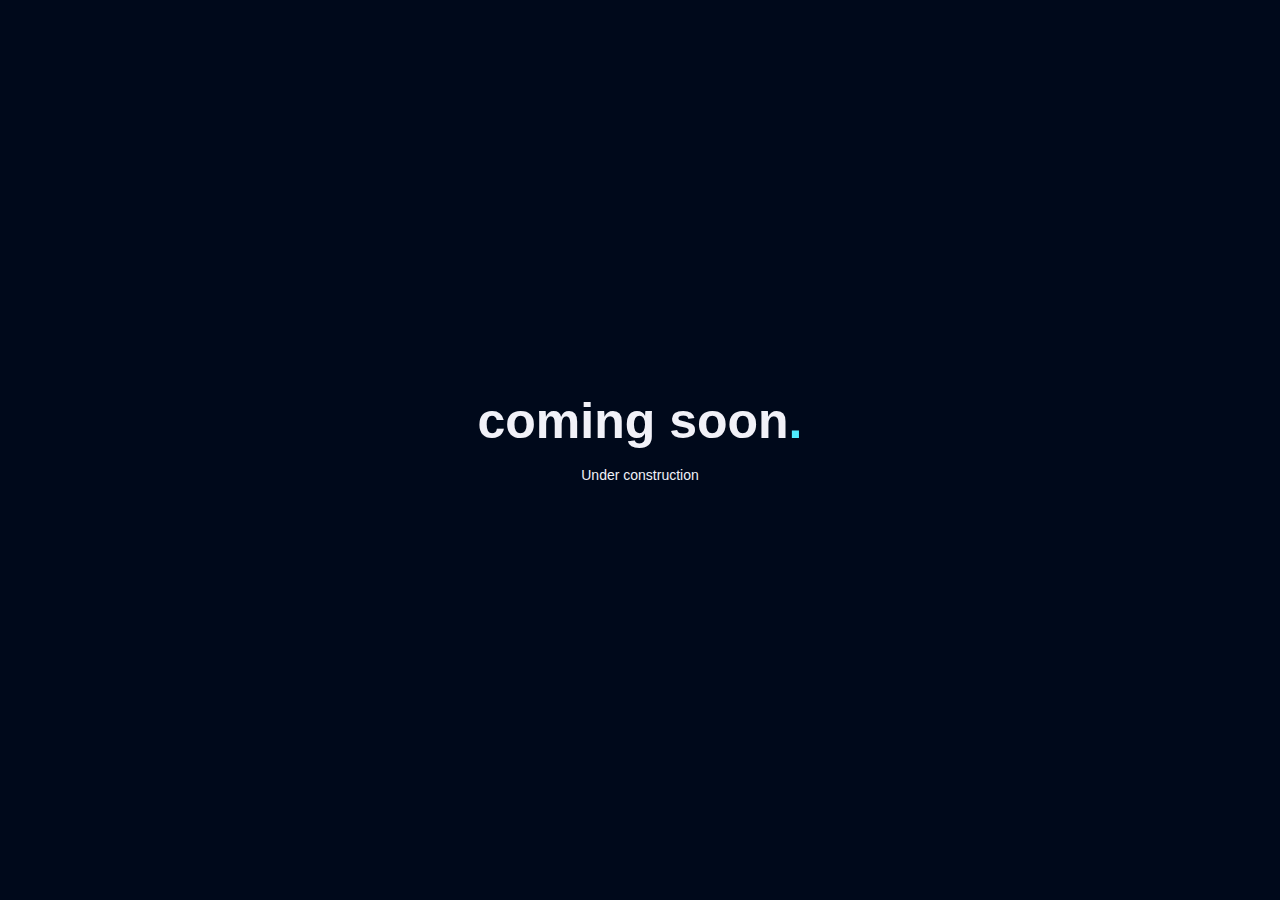
<file: index.html>
<!DOCTYPE html>
<html lang="en">
<head>
    <meta charset="utf-8">
    <meta name="viewport" content="width=device-width, initial-scale=1, shrink-to-fit=no">
    
    <!-- SEO Meta Tags -->
    <meta name="description" content="Letswalk will let you walk freely without caring about queue and waiting">
    <meta name="author" content="Inovatik">

    <!-- OG Meta Tags to improve the way the post looks when you share the page on LinkedIn, Facebook, Google+ -->
	<meta property="og:site_name" content="" /> <!-- website name -->
	<meta property="og:site" content="" /> <!-- website link -->
	<meta property="og:title" content=""/> <!-- title shown in the actual shared post -->
	<meta property="og:description" content="" /> <!-- description shown in the actual shared post -->
	<meta property="og:image" content="" /> <!-- image link, make sure it's jpg -->
	<meta property="og:url" content="" /> <!-- where do you want your post to link to -->
	<meta property="og:type" content="article" />

    <!-- Website Title -->
    <title>Letswalk</title>
    
    <!-- Styles -->
    <link href="https://fonts.googleapis.com/css?family=Montserrat:400,600,700" rel="stylesheet">
    <link href="https://fonts.googleapis.com/css?family=Open+Sans:400,400i,700,700i" rel="stylesheet">
    <link href="css/bootstrap.css" rel="stylesheet">
    <link href="css/fontawesome-all.css" rel="stylesheet">
    <link href="css/swiper.css" rel="stylesheet">
	<link href="css/magnific-popup.css" rel="stylesheet">
	<link href="css/styles.css" rel="stylesheet">
	<link href="css/coming_soon.css" rel="stylesheet">
	
	<!-- Favicon  -->
    <link rel="icon" href="images/favicon.png">
</head>
<body data-spy="scroll" data-target=".fixed-top">

	<div class="wrapper">
	  <h1>coming soon<span class="dot">.</span></h1>
	  <p>Under construction</p>
	  <!-- <div class="icons">
	    <a href=""><i class="fa fa-twitter"></i></a>
	    <a href=""><i class="fa fa-youtube-play"></i></a>
	    <a href=""><i class="fa fa-paper-plane"></i></a>
	  </div> -->
	 </div>
</body>
</html>
</file>
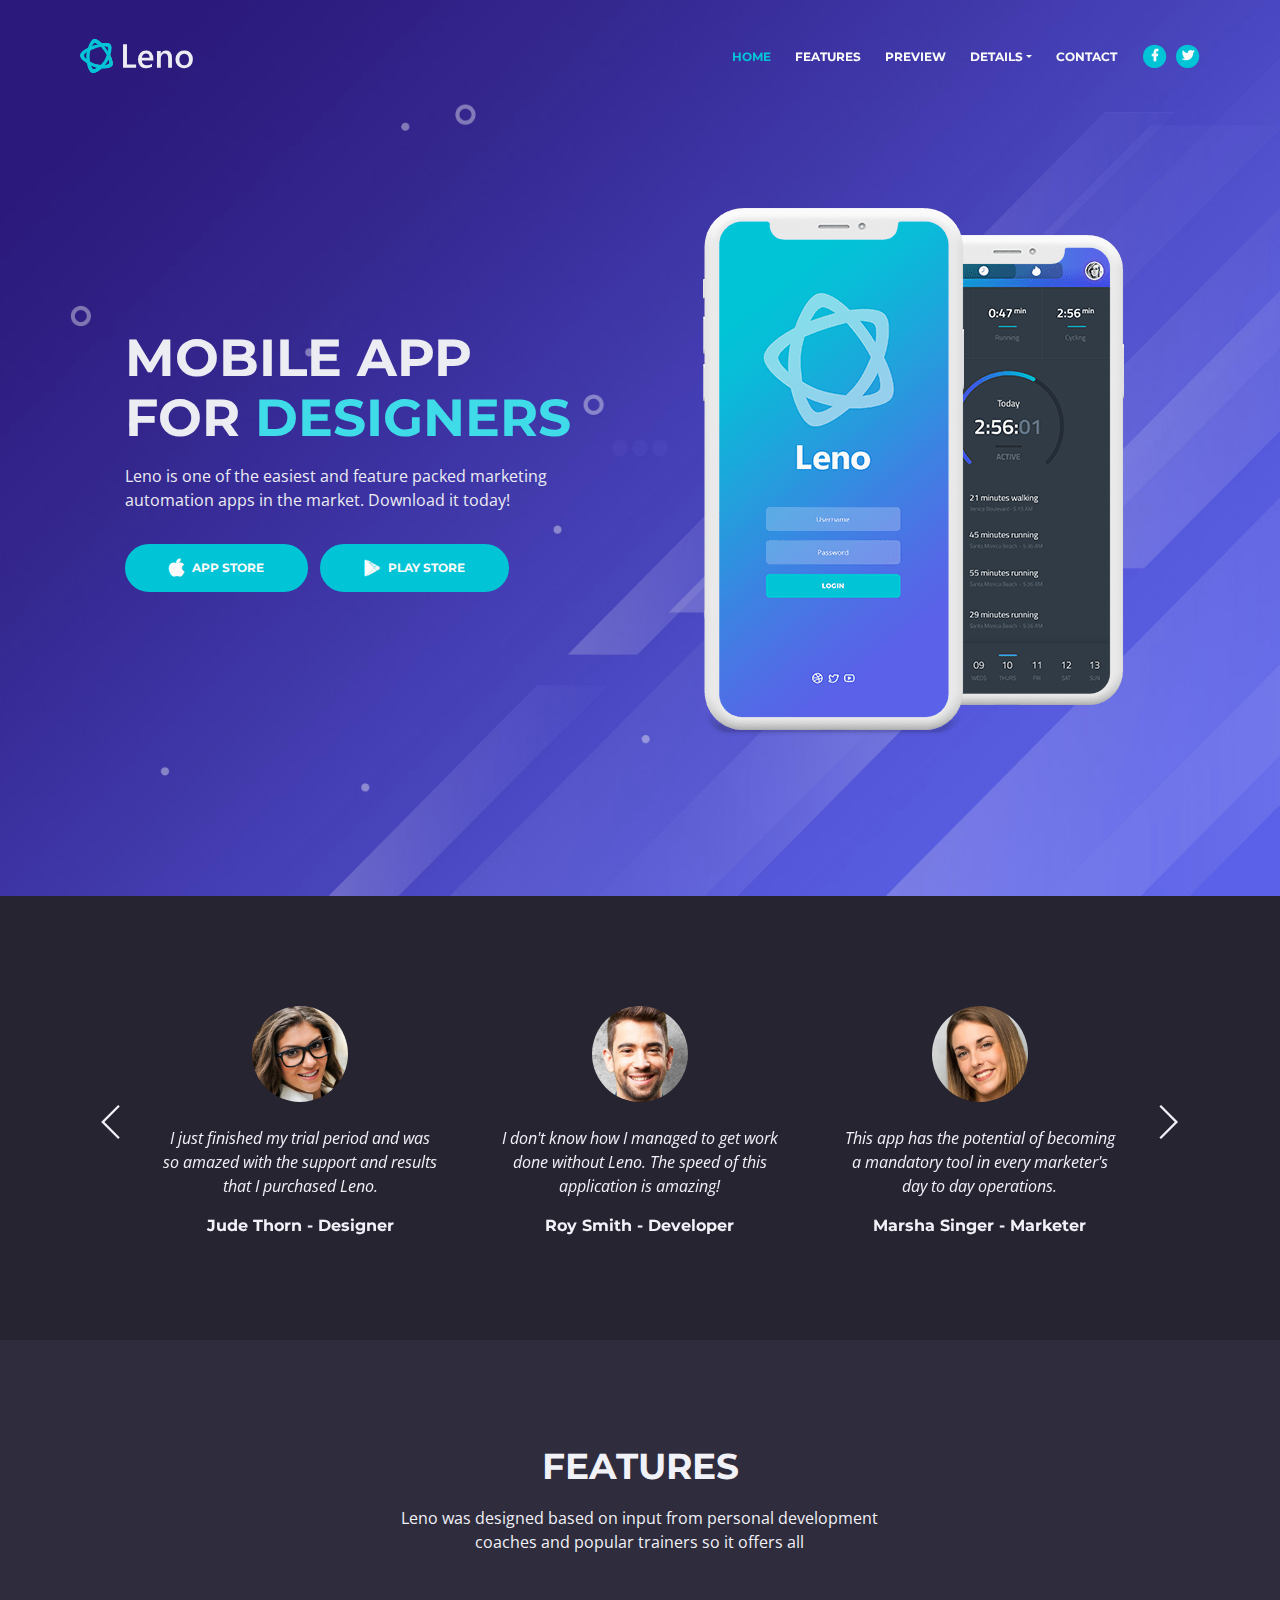
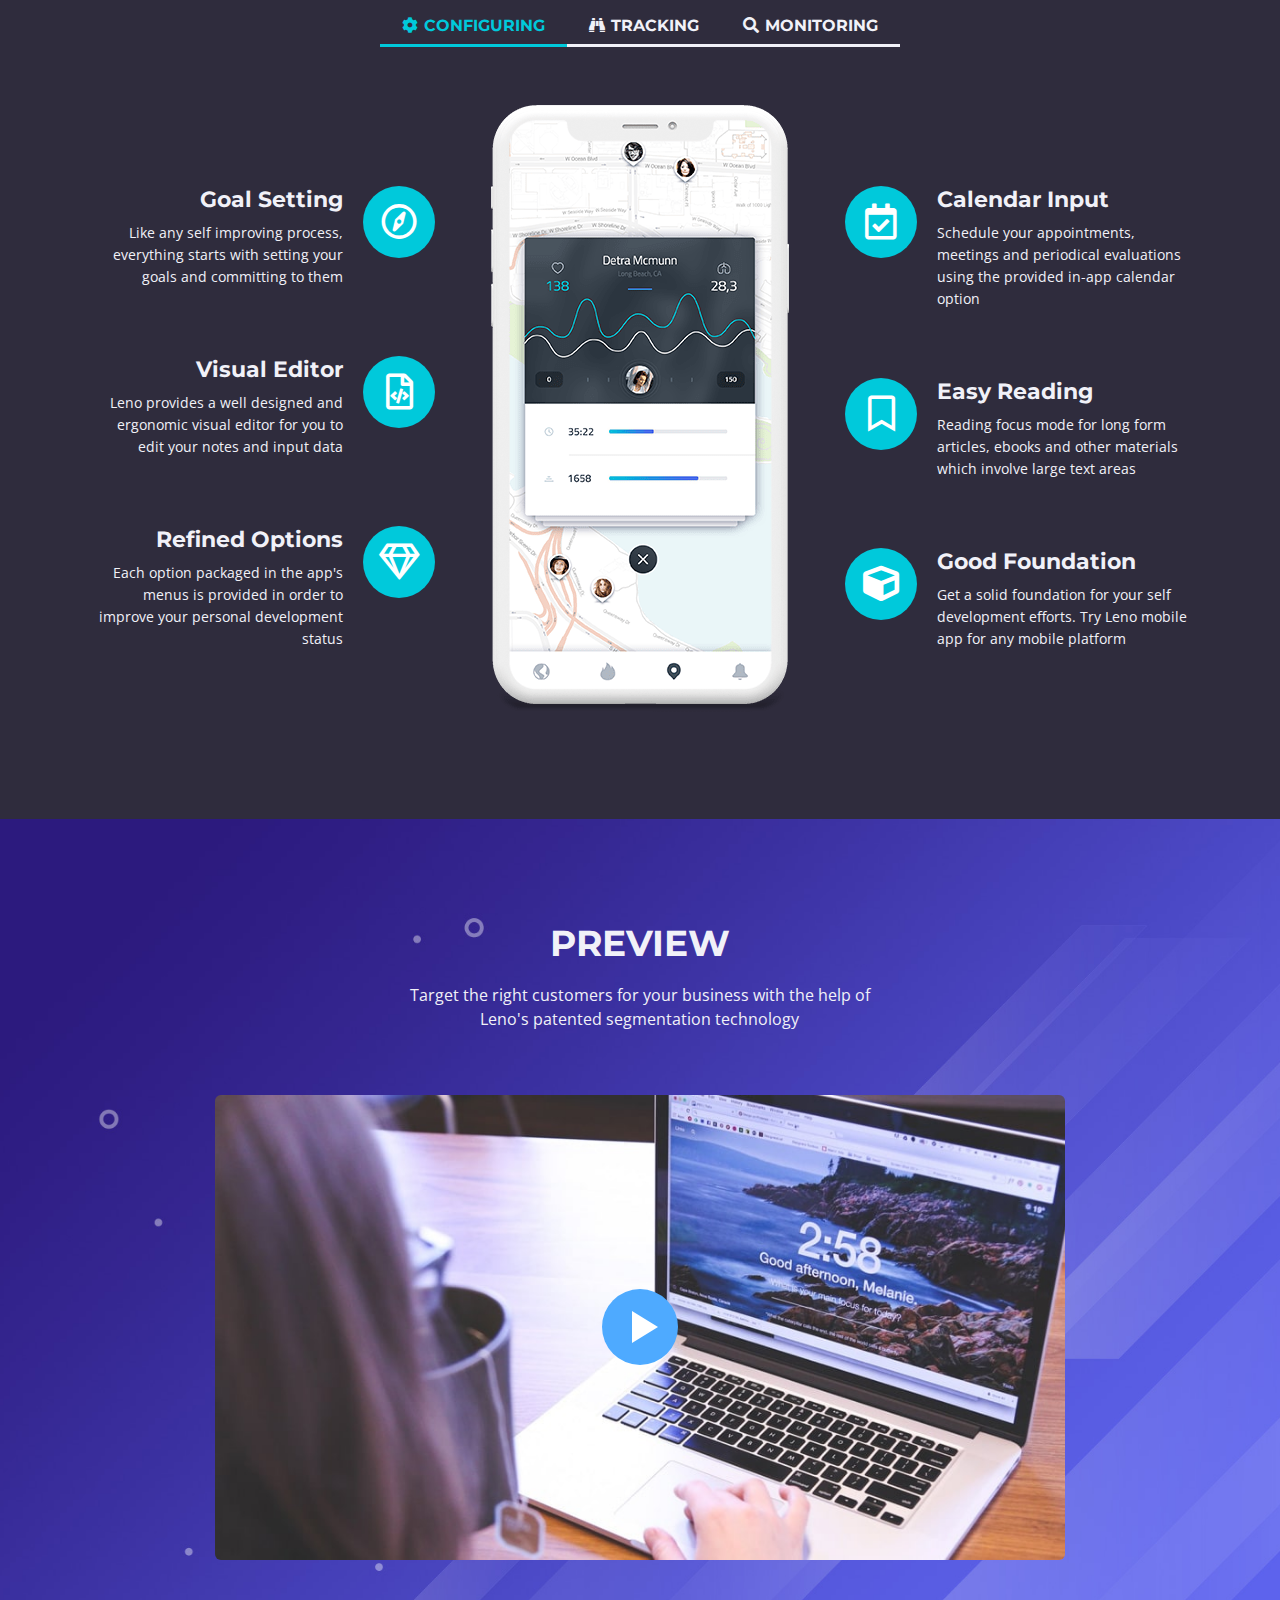
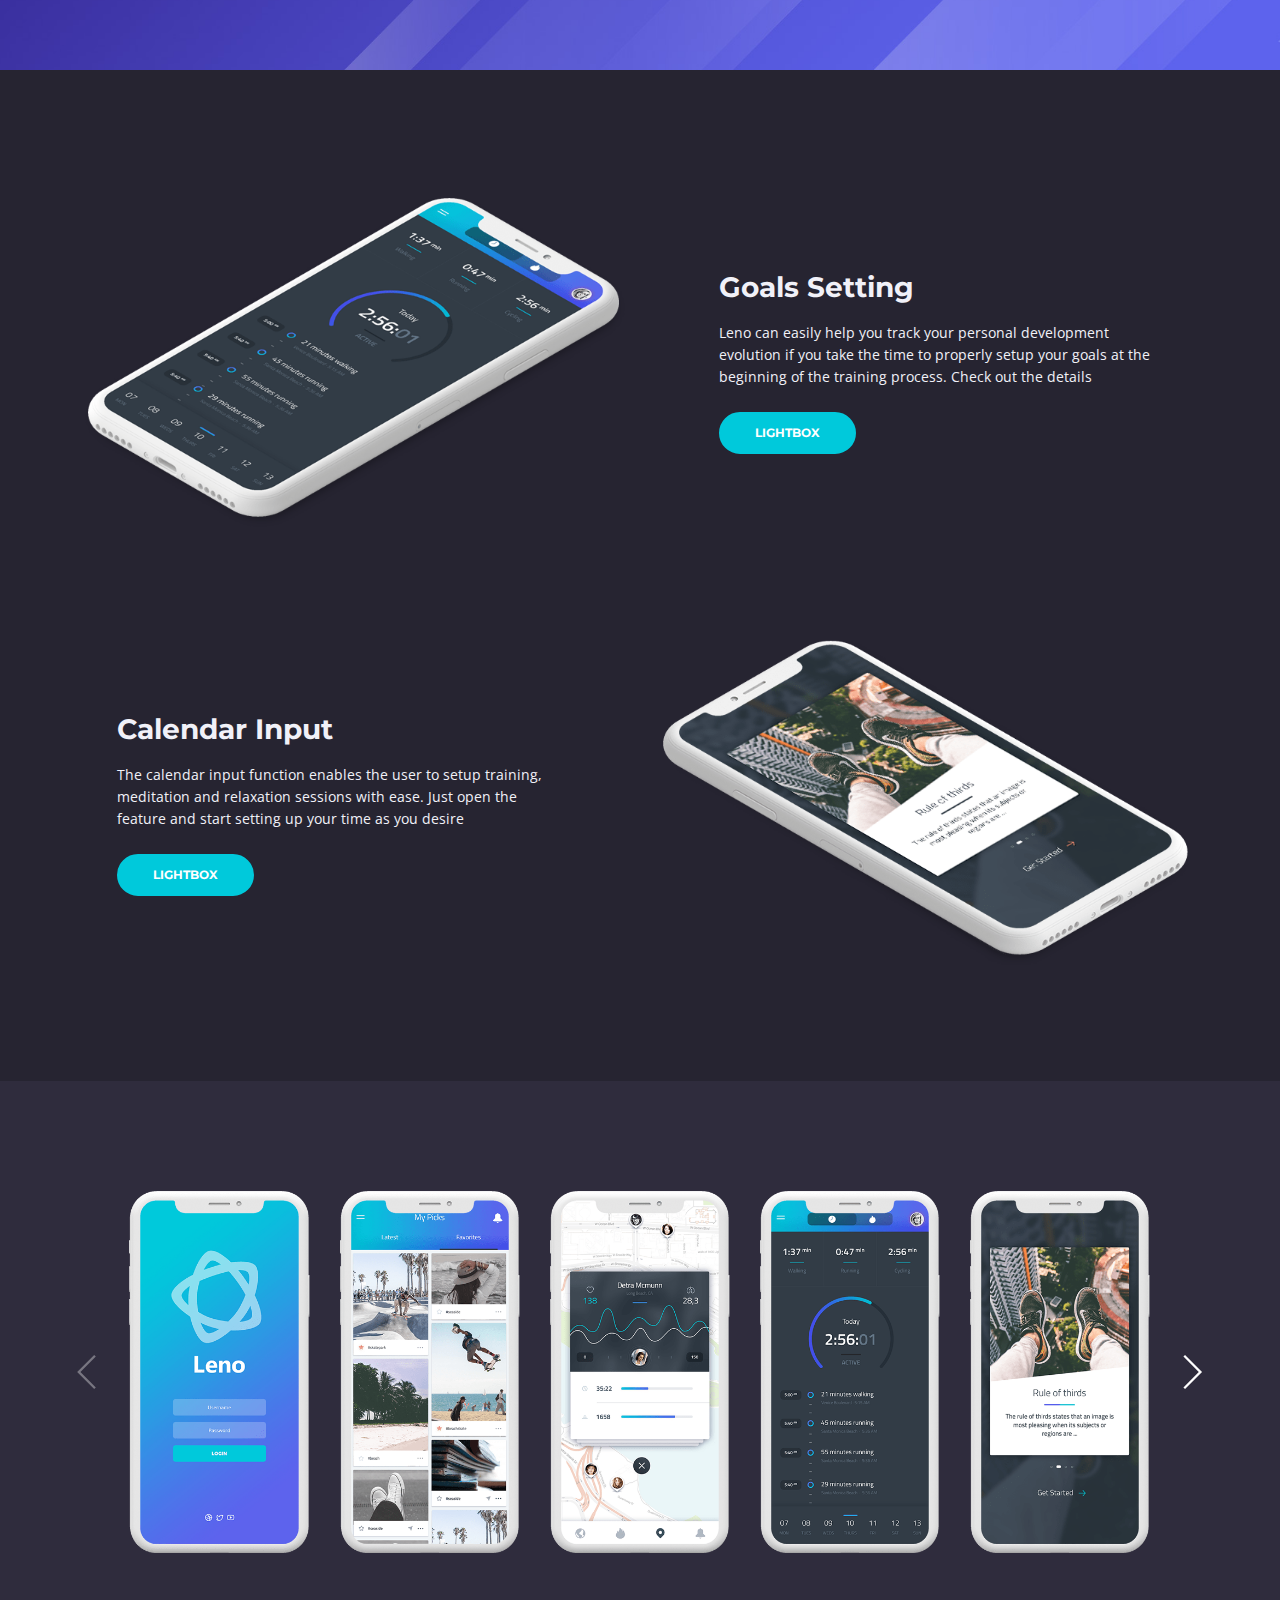
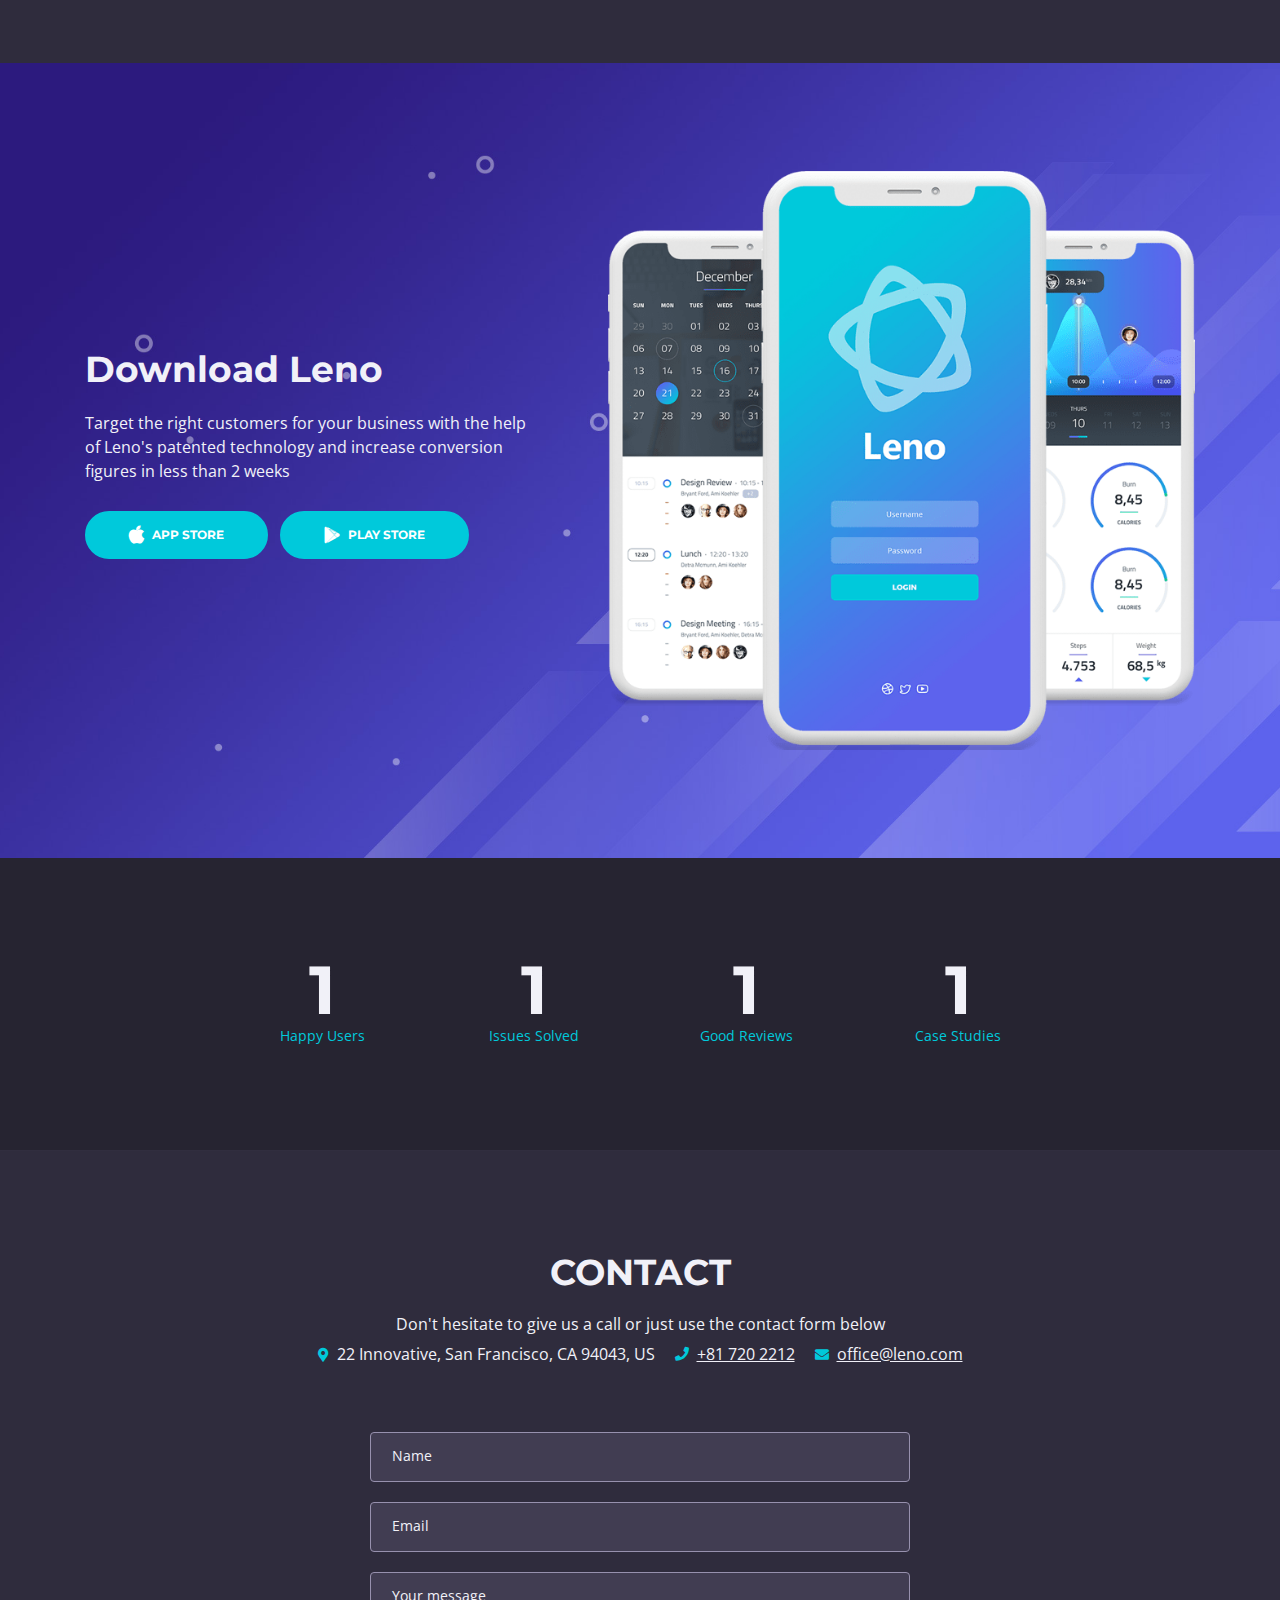
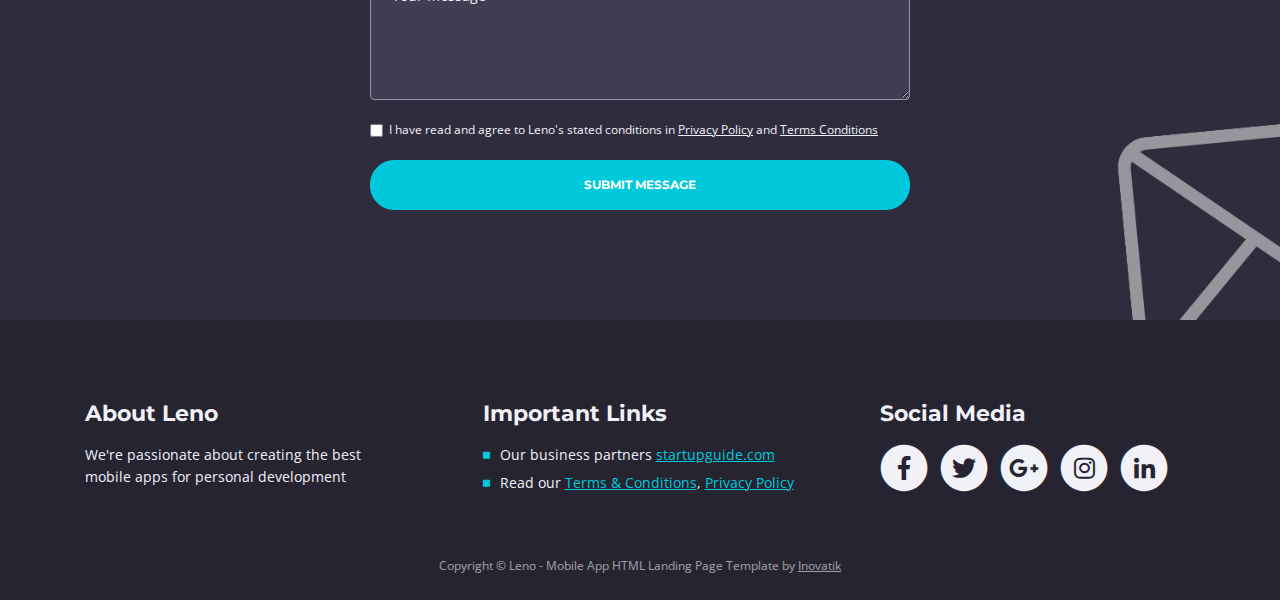
<file: index2.html>
<!DOCTYPE html>
<html lang="en">
<head>
    <meta charset="utf-8">
    <meta name="viewport" content="width=device-width, initial-scale=1, shrink-to-fit=no">
    
    <!-- SEO Meta Tags -->
    <meta name="description" content="Free mobile app HTML landing page template to help you build a great online presence for your app which will convert visitors into users">
    <meta name="author" content="Inovatik">

    <!-- OG Meta Tags to improve the way the post looks when you share the page on LinkedIn, Facebook, Google+ -->
	<meta property="og:site_name" content="" /> <!-- website name -->
	<meta property="og:site" content="" /> <!-- website link -->
	<meta property="og:title" content=""/> <!-- title shown in the actual shared post -->
	<meta property="og:description" content="" /> <!-- description shown in the actual shared post -->
	<meta property="og:image" content="" /> <!-- image link, make sure it's jpg -->
	<meta property="og:url" content="" /> <!-- where do you want your post to link to -->
	<meta property="og:type" content="article" />

    <!-- Website Title -->
    <title>Leno - Mobile App HTML Landing Page Template</title>
    
    <!-- Styles -->
    <link href="https://fonts.googleapis.com/css?family=Montserrat:400,600,700" rel="stylesheet">
    <link href="https://fonts.googleapis.com/css?family=Open+Sans:400,400i,700,700i" rel="stylesheet">
    <link href="css/bootstrap.css" rel="stylesheet">
    <link href="css/fontawesome-all.css" rel="stylesheet">
    <link href="css/swiper.css" rel="stylesheet">
	<link href="css/magnific-popup.css" rel="stylesheet">
	<link href="css/styles.css" rel="stylesheet">
	
	<!-- Favicon  -->
    <link rel="icon" href="images/favicon.png">
</head>
<body data-spy="scroll" data-target=".fixed-top">
    
    <!-- Preloader -->
	<div class="spinner-wrapper">
        <div class="spinner">
            <div class="bounce1"></div>
            <div class="bounce2"></div>
            <div class="bounce3"></div>
        </div>
    </div>
    <!-- end of preloader -->
    

    <!-- Navigation -->
    <nav class="navbar navbar-expand-md navbar-dark navbar-custom fixed-top">
        <!-- Text Logo - Use this if you don't have a graphic logo -->
        <!-- <a class="navbar-brand logo-text page-scroll" href="index.html">Leno</a> -->

        <!-- Image Logo -->
        <a class="navbar-brand logo-image" href="index.html"><img src="images/logo.svg" alt="alternative"></a> 
        
        <!-- Mobile Menu Toggle Button -->
        <button class="navbar-toggler" type="button" data-toggle="collapse" data-target="#navbarsExampleDefault" aria-controls="navbarsExampleDefault" aria-expanded="false" aria-label="Toggle navigation">
            <span class="navbar-toggler-awesome fas fa-bars"></span>
            <span class="navbar-toggler-awesome fas fa-times"></span>
        </button>
        <!-- end of mobile menu toggle button -->

        <div class="collapse navbar-collapse" id="navbarsExampleDefault">
            <ul class="navbar-nav ml-auto">
                <li class="nav-item">
                    <a class="nav-link page-scroll" href="#header">HOME <span class="sr-only">(current)</span></a>
                </li>
                <li class="nav-item">
                    <a class="nav-link page-scroll" href="#features">FEATURES</a>
                </li>
                <li class="nav-item">
                    <a class="nav-link page-scroll" href="#preview">PREVIEW</a>
                </li>

                <!-- Dropdown Menu -->          
                <li class="nav-item dropdown">
                    <a class="nav-link dropdown-toggle page-scroll" href="#details" id="navbarDropdown" role="button" aria-haspopup="true" aria-expanded="false">DETAILS</a>
                    <div class="dropdown-menu" aria-labelledby="navbarDropdown">
                        <a class="dropdown-item" href="terms-conditions.html"><span class="item-text">TERMS CONDITIONS</span></a>
                        <div class="dropdown-items-divide-hr"></div>
                        <a class="dropdown-item" href="privacy-policy.html"><span class="item-text">PRIVACY POLICY</span></a>
                    </div>
                </li>
                <!-- end of dropdown menu -->

                <li class="nav-item">
                    <a class="nav-link page-scroll" href="#contact">CONTACT</a>
                </li>
            </ul>
            <span class="nav-item social-icons">
                <span class="fa-stack">
                    <a href="#your-link">
                        <i class="fas fa-circle fa-stack-2x"></i>
                        <i class="fab fa-facebook-f fa-stack-1x"></i>
                    </a>
                </span>
                <span class="fa-stack">
                    <a href="#your-link">
                        <i class="fas fa-circle fa-stack-2x"></i>
                        <i class="fab fa-twitter fa-stack-1x"></i>
                    </a>
                </span>
            </span>
        </div>
    </nav> <!-- end of navbar -->
    <!-- end of navigation -->


    <!-- Header -->
    <header id="header" class="header">
        <div class="header-content">
            <div class="container">
                <div class="row">
                    <div class="col-lg-6">
                        <div class="text-container">
                            <h1>MOBILE APP <br>FOR <span id="js-rotating">DESIGNERS, MARKETERS, DEVELOPERS</span></h1>
                            <p class="p-large">Leno is one of the easiest and feature packed marketing automation apps in the market. Download it today!</p>
                            <a class="btn-solid-lg page-scroll" href="#your-link"><i class="fab fa-apple"></i>APP STORE</a>
                            <a class="btn-solid-lg page-scroll" href="#your-link"><i class="fab fa-google-play"></i>PLAY STORE</a>
                        </div>
                    </div> <!-- end of col -->
                    <div class="col-lg-6">
                        <div class="image-container">
                            <img class="img-fluid" src="images/header-iphone.png" alt="alternative">
                        </div> <!-- end of image-container -->
                    </div> <!-- end of col -->
                </div> <!-- end of row -->
            </div> <!-- end of container -->
        </div> <!-- end of header-content -->
    </header> <!-- end of header -->
    <!-- end of header -->


    <!-- Testimonials -->
    <div class="slider-1">
        <div class="container">
            <div class="row">
                <div class="col-lg-12">

                    <!-- Card Slider -->
                    <div class="slider-container">
                        <div class="swiper-container card-slider">
                            <div class="swiper-wrapper">
                                
                                <!-- Slide -->
                                <div class="swiper-slide">
                                    <div class="card">
                                        <img class="card-image" src="images/testimonial-1.jpg" alt="alternative">
                                        <div class="card-body">
                                            <p class="testimonial-text">I just finished my trial period and was so amazed with the support and results that I purchased Leno.</p>
                                            <p class="testimonial-author">Jude Thorn - Designer</p>
                                        </div>
                                    </div>
                                </div> <!-- end of swiper-slide -->
                                <!-- end of slide -->
        
                                <!-- Slide -->
                                <div class="swiper-slide">
                                    <div class="card">
                                        <img class="card-image" src="images/testimonial-2.jpg" alt="alternative">
                                        <div class="card-body">
                                            <p class="testimonial-text">I don't know how I managed to get work done without Leno. The speed of this application is amazing!</p>
                                            <p class="testimonial-author">Roy Smith - Developer</p>
                                        </div>
                                    </div>        
                                </div> <!-- end of swiper-slide -->
                                <!-- end of slide -->
        
                                <!-- Slide -->
                                <div class="swiper-slide">
                                    <div class="card">
                                        <img class="card-image" src="images/testimonial-3.jpg" alt="alternative">
                                        <div class="card-body">
                                            <p class="testimonial-text">This app has the potential of becoming a mandatory tool in every marketer's day to day operations.</p>
                                            <p class="testimonial-author">Marsha Singer - Marketer</p>
                                        </div>
                                    </div>        
                                </div> <!-- end of swiper-slide -->
                                <!-- end of slide -->
        
                                <!-- Slide -->
                                <div class="swiper-slide">
                                    <div class="card">
                                        <img class="card-image" src="images/testimonial-4.jpg" alt="alternative">
                                        <div class="card-body">
                                            <p class="testimonial-text">Searching for a great marketing automation app was difficult but thankfully I found Leno.</p>
                                            <p class="testimonial-author">Tim Shaw - Designer</p>
                                        </div>
                                    </div>
                                </div> <!-- end of swiper-slide -->
                                <!-- end of slide -->
        
                                <!-- Slide -->
                                <div class="swiper-slide">
                                    <div class="card">
                                        <img class="card-image" src="images/testimonial-5.jpg" alt="alternative">
                                        <div class="card-body">
                                            <p class="testimonial-text">Leno's support team is amazing. They've helped me with some issues and I am so grateful to them.</p>
                                            <p class="testimonial-author">Lindsay Spice - Marketer</p>
                                        </div>
                                    </div>        
                                </div> <!-- end of swiper-slide -->
                                <!-- end of slide -->
        
                                <!-- Slide -->
                                <div class="swiper-slide">
                                    <div class="card">
                                        <img class="card-image" src="images/testimonial-6.jpg" alt="alternative">
                                        <div class="card-body">
                                            <p class="testimonial-text">Who would have thought that Leno can provide such amazing results in just a few weeks of use</p>
                                            <p class="testimonial-author">Ann Black - Developer</p>
                                        </div>
                                    </div>        
                                </div> <!-- end of swiper-slide -->
                                <!-- end of slide -->
                            
                            </div> <!-- end of swiper-wrapper -->
        
                            <!-- Add Arrows -->
                            <div class="swiper-button-next"></div>
                            <div class="swiper-button-prev"></div>
                            <!-- end of add arrows -->
        
                        </div> <!-- end of swiper-container -->
                    </div> <!-- end of slider-container -->
                    <!-- end of card slider -->

                </div> <!-- end of col -->
            </div> <!-- end of row -->
        </div> <!-- end of container -->
    </div> <!-- end of slider-1 -->
    <!-- end of testimonials -->
    

    <!-- Features -->
    <div id="features" class="tabs">
        <div class="container">
            <div class="row">
                <div class="col-lg-12">
                    <h2>FEATURES</h2>
                    <div class="p-heading p-large">Leno was designed based on input from personal development coaches and popular trainers so it offers all</div>
                </div> <!-- end of col -->
            </div> <!-- end of row -->
            <div class="row">

                <!-- Tabs Links -->
                <ul class="nav nav-tabs" id="lenoTabs" role="tablist">
                    <li class="nav-item">
                        <a class="nav-link active" id="nav-tab-1" data-toggle="tab" href="#tab-1" role="tab" aria-controls="tab-1" aria-selected="true"><i class="fas fa-cog"></i>CONFIGURING</a>
                    </li>
                    <li class="nav-item">
                        <a class="nav-link" id="nav-tab-2" data-toggle="tab" href="#tab-2" role="tab" aria-controls="tab-2" aria-selected="false"><i class="fas fa-binoculars"></i>TRACKING</a>
                    </li>
                    <li class="nav-item">
                        <a class="nav-link" id="nav-tab-3" data-toggle="tab" href="#tab-3" role="tab" aria-controls="tab-3" aria-selected="false"><i class="fas fa-search"></i>MONITORING</a>
                    </li>
                </ul>
                <!-- end of tabs links -->


                <!-- Tabs Content-->
                <div class="tab-content" id="lenoTabsContent">
                    
                    <!-- Tab -->
                    <div class="tab-pane fade show active" id="tab-1" role="tabpanel" aria-labelledby="tab-1">
                        <div class="container">
                            <div class="row">
                                
                                <!-- Icon Cards Pane -->
                                <div class="col-lg-4">
                                    <div class="card left-pane first">
                                        <div class="card-body">
                                            <div class="text-wrapper">
                                                <h4 class="card-title">Goal Setting</h4>
                                                <p>Like any self improving process, everything starts with setting your goals and committing to them</p>
                                            </div>
                                            <div class="card-icon">
                                                <i class="far fa-compass"></i>
                                            </div>
                                        </div>
                                    </div>
                                    <div class="card left-pane">
                                        <div class="card-body">
                                            <div class="text-wrapper">
                                                <h4 class="card-title">Visual Editor</h4>
                                                <p>Leno provides a well designed and ergonomic visual editor for you to edit your notes and input data</p>
                                            </div>
                                            <div class="card-icon">
                                                <i class="far fa-file-code"></i>
                                            </div>
                                        </div>
                                    </div>
                                    <div class="card left-pane">
                                        <div class="card-body">
                                            <div class="text-wrapper">
                                                <h4 class="card-title">Refined Options</h4>
                                                <p>Each option packaged in the app's menus is provided in order to improve your personal development status</p>
                                            </div>
                                            <div class="card-icon">
                                                <i class="far fa-gem"></i>
                                            </div>
                                        </div>
                                    </div>
                                </div>
                                <!-- end of icon cards pane -->

                                <!-- Image Pane -->
                                <div class="col-lg-4">
                                    <img class="img-fluid" src="images/features-iphone-1.png" alt="alternative">
                                </div>
                                <!-- end of image pane -->
                                
                                <!-- Icon Cards Pane -->
                                <div class="col-lg-4">
                                    <div class="card right-pane first">
                                        <div class="card-body">
                                            <div class="card-icon">
                                                <i class="far fa-calendar-check"></i>
                                            </div>
                                            <div class="text-wrapper">
                                                <h4 class="card-title">Calendar Input</h4>
                                                <p>Schedule your appointments, meetings and periodical evaluations using the provided in-app calendar option</p>
                                            </div>
                                        </div>
                                    </div>
                                    <div class="card right-pane">
                                        <div class="card-body">
                                            <div class="card-icon">
                                                <i class="far fa-bookmark"></i>
                                            </div>
                                            <div class="text-wrapper">
                                                <h4 class="card-title">Easy Reading</h4>
                                                <p>Reading focus mode for long form articles, ebooks and other materials which involve large text areas</p>
                                            </div>
                                        </div>
                                    </div>
                                    <div class="card right-pane">
                                        <div class="card-body">
                                            <div class="card-icon">
                                                <i class="fas fa-cube"></i>
                                            </div>
                                            <div class="text-wrapper">
                                                <h4 class="card-title">Good Foundation</h4>
                                                <p>Get a solid foundation for your self development efforts. Try Leno mobile app for any mobile platform</p>
                                            </div>
                                        </div>
                                    </div>
                                </div>
                                <!-- end of icon cards pane -->

                            </div> <!-- end of row -->
                        </div> <!-- end of container -->
                    </div> <!-- end of tab-pane -->
                    <!-- end of tab -->

                    <!-- Tab -->
                    <div class="tab-pane fade" id="tab-2" role="tabpanel" aria-labelledby="tab-2">
                        <div class="container">
                            <div class="row">

                                <!-- Image Pane -->
                                <div class="col-md-4">
                                    <img class="img-fluid" src="images/features-iphone-2.png" alt="alternative">
                                </div>
                                <!-- end of image pane -->
                                
                                <!-- Text And Icon Cards Area -->
                                <div class="col-md-8">
                                    <div class="text-area">
                                        <h3>Track Result Based On Your</h3>
                                        <p>After you've configured the app and settled on the data gathering techniques you can not start the information trackers and start collecting those <a class="turquoise" href="#your-link">interesting details</a>. You can always change them.</p>
                                    </div> <!-- end of text-area -->
                                    
                                    <div class="icon-cards-area">
                                            <div class="card">
                                                <div class="card-icon">
                                                    <i class="fas fa-cube"></i>
                                                </div>
                                                <div class="card-body">
                                                    <h4 class="card-title">Good Foundation</h4>
                                                    <p>Get a solid foundation for your self development efforts. Try Leno mobile app for any mobile platform</p>
                                                </div>
                                            </div>
                                            <div class="card">
                                                <div class="card-icon">
                                                    <i class="far fa-bookmark"></i>
                                                </div>
                                                <div class="card-body">
                                                    <h4 class="card-title">Easy Reading</h4>
                                                    <p>Reading focus mode for long form articles, ebooks and other materials which involve large text areas</p>
                                                </div>
                                            </div>
                                            <div class="card">
                                                <div class="card-icon">
                                                    <i class="far fa-calendar-check"></i>
                                                </div>
                                                <div class="card-body">
                                                    <h4 class="card-title">Calendar Input</h4>
                                                    <p>Schedule your appointments, meetings and periodical evaluations using the provided in-app calendar option</p>
                                                </div>
                                            </div>
                                            <div class="card">
                                                <div class="card-icon">
                                                    <i class="far fa-file-code"></i>
                                                </div>
                                                <div class="card-body">
                                                    <h4 class="card-title">Visual Editor</h4>
                                                    <p>Leno provides a well designed and ergonomic visual editor for you to edit your notes and input data</p>
                                                </div>
                                            </div>
                                    </div> <!-- end of icon cards area -->
                                </div> <!-- end of col-md-8 -->
                                <!-- end of text and icon cards area -->

                            </div> <!-- end of row -->
                        </div> <!-- end of container -->
                    </div> <!-- end of tab-pane -->
                    <!-- end of tab -->

                    <!-- Tab -->
                    <div class="tab-pane fade" id="tab-3" role="tabpanel" aria-labelledby="tab-3">
                        <div class="container">
                            <div class="row">

                                <!-- Text And Icon Cards Area -->
                                <div class="col-md-8">
                                    <div class="icon-cards-area">
                                        <div class="card">
                                            <div class="card-icon">
                                                <i class="far fa-calendar-check"></i>
                                            </div>
                                            <div class="card-body">
                                                <h4 class="card-title">Calendar Input</h4>
                                                <p>Schedule your appointments, meetings and periodical evaluations using the provided in-app calendar option</p>
                                            </div>
                                        </div>
                                        <div class="card">
                                            <div class="card-icon">
                                                <i class="far fa-file-code"></i>
                                            </div>
                                            <div class="card-body">
                                                <h4 class="card-title">Visual Editor</h4>
                                                <p>Leno provides a well designed and ergonomic visual editor for you to edit your notes and input data</p>
                                            </div>
                                        </div>
                                        <div class="card">
                                            <div class="card-icon">
                                                <i class="fas fa-cube"></i>
                                            </div>
                                            <div class="card-body">
                                                <h4 class="card-title">Good Foundation</h4>
                                                <p>Get a solid foundation for your self development efforts. Try Leno mobile app for any mobile platform</p>
                                            </div>
                                        </div>
                                        <div class="card">
                                            <div class="card-icon">
                                                <i class="far fa-bookmark"></i>
                                            </div>
                                            <div class="card-body">
                                                <h4 class="card-title">Easy Reading</h4>
                                                <p>Reading focus mode for long form articles, ebooks and other materials which involve large text areas</p>
                                            </div>
                                        </div>
                                    </div> <!-- end of icon cards area -->
                                    
                                    <div class="text-area">
                                        <h3>Monitoring Tools Evaluation</h3>
                                        <p>Monitor the evolution of your finances and health state using tools integrated in Leno. The generated real time reports can be filtered based on any <a class="turquoise" href="#your-link">desired criteria</a>.</p>
                                    </div> <!-- end of text-area -->
                                </div> <!-- end of col-md-8 -->
                                <!-- end of text and icon cards area -->

                                <!-- Image Pane -->
                                <div class="col-md-4">
                                    <img class="img-fluid" src="images/features-iphone-3.png" alt="alternative">
                                </div>
                                <!-- end of image pane -->
                                    
                            </div> <!-- end of row -->
                        </div> <!-- end of container -->
                    </div><!-- end of tab-pane -->
                    <!-- end of tab -->

                </div> <!-- end of tab-content -->
                <!-- end of tabs content -->

            </div> <!-- end of row --> 
        </div> <!-- end of container --> 
    </div> <!-- end of tabs -->
    <!-- end of features -->


    <!-- Video -->
    <div id="preview" class="basic-1">
        <div class="container">
            <div class="row">
                <div class="col-lg-12">
                    <h2>PREVIEW</h2>
                    <div class="p-heading p-large">Target the right customers for your business with the help of Leno's patented segmentation technology</div>
                </div> <!-- end of col -->
            </div> <!-- end of row -->
            <div class="row">
                <div class="col-lg-12">

                    <!-- Video Preview -->
                    <div class="image-container">
                        <div class="video-wrapper">
                            <a class="popup-youtube" href="https://www.youtube.com/watch?v=fLCjQJCekTs" data-effect="fadeIn">
                                <img class="img-fluid" src="images/video-frame.jpg" alt="alternative">
                                <span class="video-play-button">
                                    <span></span>
                                </span>
                            </a>
                        </div> <!-- end of video-wrapper -->
                    </div> <!-- end of image-container -->
                    <!-- end of video preview -->

                </div> <!-- end of col -->
            </div> <!-- end of row -->
        </div> <!-- end of container -->
    </div> <!-- end of basic-1 -->
    <!-- end of video -->


    <!-- Details 1 -->
    <div id="details" class="basic-2">
        <div class="container">
            <div class="row">
                <div class="col-lg-6">
                    <img class="img-fluid" src="images/details-1-iphone.png" alt="alternative">
                </div> <!-- end of col -->
                <div class="col-lg-6">
                    <div class="text-container">
                        <h3>Goals Setting</h3>
                        <p>Leno can easily help you track your personal development evolution if you take the time to properly setup your goals at the beginning of the training process. Check out the details</p>
                        <a class="btn-solid-reg popup-with-move-anim" href="#details-lightbox-1">LIGHTBOX</a>
                    </div> <!-- end of text-container -->
                </div> <!-- end of col -->
            </div> <!-- end of row -->
        </div> <!-- end of container -->
    </div> <!-- end of basic-2 -->
    <!-- end of details 1 -->


    <!-- Details 2 -->
    <div class="basic-3">
        <div class="second">
            <div class="container">
                <div class="row">
                    <div class="col-lg-6">
                        <div class="text-container">
                            <h3>Calendar Input</h3>
                            <p>The calendar input function enables the user to setup training, meditation and relaxation sessions with ease. Just open the feature and start setting up your time as you desire</p>
                            <a class="btn-solid-reg popup-with-move-anim" href="#details-lightbox-2">LIGHTBOX</a>
                        </div> <!-- end of text-container -->
                    </div> <!-- end of col -->
                    <div class="col-lg-6">
                        <img class="img-fluid" src="images/details-2-iphone.png" alt="alternative">
                    </div> <!-- end of col -->
                </div> <!-- end of row -->
            </div> <!-- end of container -->
        </div> <!-- end of second -->
    </div> <!-- end of basic-3 -->    
    <!-- end of details 2 -->


    <!-- Details Lightboxes -->
	<!-- Lightbox -->
	<div id="details-lightbox-1" class="lightbox-basic zoom-anim-dialog mfp-hide">
		<div class="row">
			<button title="Close (Esc)" type="button" class="mfp-close x-button">×</button>
			<div class="col-lg-6">
				<img class="img-fluid" src="images/details-lightbox-1.png" alt="alternative">
			</div>
			<div class="col-lg-6">
				<h3>Goals Setting</h3>
				<hr>
                <p>Leno can easily help you track your personal development evolution if you take the time to set it up.</p>
                <h4>User Feedback</h4>
                <p>This is a great app which can help you save time and make your live easier. And it will help improve your productivity levels.</p>
                <p>You should definitely give it a try when you need a good app.</p>
				<table>
					<tr><td class="icon-cell"><i class="fas fa-desktop"></i></td><td>Responsive layout</td></tr>
					<tr><td class="icon-cell"><i class="fas fa-bullhorn"></i></td><td>Distinctive CTAs</td></tr>
					<tr><td class="icon-cell"><i class="fas fa-image"></i></td><td>Image gallery slider</td></tr>
					<tr><td class="icon-cell"><i class="fas fa-envelope"></i></td><td>Contact forms</td></tr>
					<tr><td class="icon-cell"><i class="fab fa-font-awesome-flag"></i></td><td>FontAwesome icons</td></tr>
					<tr><td class="icon-cell"><i class="fas fa-code"></i></td><td>Well-structured code</td></tr>
				</table>
				<a class="btn-solid-reg" href="#your-link">DETAILS</a> <a class="btn-outline-reg mfp-close as-button" href="#details">BACK</a> 
			</div>
		</div> <!-- end of row -->
    </div> <!-- end of lightbox-basic -->
    <!-- end of lightbox -->
    
    <!-- Lightbox -->
    <div id="details-lightbox-2" class="lightbox-basic zoom-anim-dialog mfp-hide">
		<div class="row">
			<button title="Close (Esc)" type="button" class="mfp-close x-button">×</button>
			<div class="col-lg-6">
				<img class="img-fluid" src="images/details-lightbox-2.png" alt="alternative">
			</div>
			<div class="col-lg-6">
				<h3>Calendar Input</h3>
				<hr>
                <p>The calendar input function enables the user to setup training, meditation and relaxation sessions with ease.</p>
                <h4>User Feedback</h4>
                <p>This is a great app which can help you save time and make your live easier. And it will help improve your productivity levels.</p>
                <p>You should definitely give it a try when you need a good app.</p>
				<table>
					<tr><td class="icon-cell"><i class="fas fa-desktop"></i></td><td>Responsive layout</td></tr>
					<tr><td class="icon-cell"><i class="fas fa-bullhorn"></i></td><td>Distinctive CTAs</td></tr>
					<tr><td class="icon-cell"><i class="fas fa-image"></i></td><td>Image gallery slider</td></tr>
					<tr><td class="icon-cell"><i class="fas fa-envelope"></i></td><td>Contact forms</td></tr>
					<tr><td class="icon-cell"><i class="fab fa-font-awesome-flag"></i></td><td>FontAwesome icons</td></tr>
					<tr><td class="icon-cell"><i class="fas fa-code"></i></td><td>Well-structured code</td></tr>
				</table>
				<a class="btn-solid-reg" href="#your-link">DETAILS</a> <a class="btn-outline-reg mfp-close as-button" href="#details">BACK</a>
			</div>
		</div> <!-- end of row -->
    </div> <!-- end of lightbox-basic -->
    <!-- end of lightbox -->
    <!-- end of details lightboxes -->


    <!-- Screenshots -->
    <div class="slider-2">
        <div class="container">
            <div class="row">
                <div class="col-lg-12">
                    
                    <!-- Image Slider -->
                    <div class="slider-container">
                        <div class="swiper-container image-slider">
                            <div class="swiper-wrapper">
                                
                                <!-- Slide -->
                                <div class="swiper-slide">
                                    <a href="images/screenshot-1.png" class="popup-link" data-effect="fadeIn">
                                        <img class="img-fluid" src="images/screenshot-1.png" alt="alternative">
                                    </a>
                                </div>
                                <!-- end of slide -->
                                
                                <!-- Slide -->
                                <div class="swiper-slide">
                                    <a href="images/screenshot-2.png" class="popup-link" data-effect="fadeIn">
                                        <img class="img-fluid" src="images/screenshot-2.png" alt="alternative">
                                    </a>
                                </div>
                                <!-- end of slide -->

                                <!-- Slide -->
                                <div class="swiper-slide">
                                    <a href="images/screenshot-3.png" class="popup-link" data-effect="fadeIn">
                                        <img class="img-fluid" src="images/screenshot-3.png" alt="alternative">
                                    </a>
                                </div>
                                <!-- end of slide -->

                                <!-- Slide -->
                                <div class="swiper-slide">
                                    <a href="images/screenshot-4.png" class="popup-link" data-effect="fadeIn">
                                        <img class="img-fluid" src="images/screenshot-4.png" alt="alternative">
                                    </a>
                                </div>
                                <!-- end of slide -->

                                <!-- Slide -->
                                <div class="swiper-slide">
                                    <a href="images/screenshot-5.png" class="popup-link" data-effect="fadeIn">
                                        <img class="img-fluid" src="images/screenshot-5.png" alt="alternative">
                                    </a>
                                </div>
                                <!-- end of slide -->
                                
                                <!-- Slide -->
                                <div class="swiper-slide">
                                    <a href="images/screenshot-6.png" class="popup-link" data-effect="fadeIn">
                                        <img class="img-fluid" src="images/screenshot-6.png" alt="alternative">
                                    </a>
                                </div>
                                <!-- end of slide -->

                                <!-- Slide -->
                                <div class="swiper-slide">
                                    <a href="images/screenshot-7.png" class="popup-link" data-effect="fadeIn">
                                        <img class="img-fluid" src="images/screenshot-7.png" alt="alternative">
                                    </a>
                                </div>
                                <!-- end of slide -->

                                <!-- Slide -->
                                <div class="swiper-slide">
                                    <a href="images/screenshot-8.png" class="popup-link" data-effect="fadeIn">
                                        <img class="img-fluid" src="images/screenshot-8.png" alt="alternative">
                                    </a>
                                </div>
                                <!-- end of slide -->

                                <!-- Slide -->
                                <div class="swiper-slide">
                                    <a href="images/screenshot-9.png" class="popup-link" data-effect="fadeIn">
                                        <img class="img-fluid" src="images/screenshot-9.png" alt="alternative">
                                    </a>
                                </div>
                                <!-- end of slide -->

                                <!-- Slide -->
                                <div class="swiper-slide">
                                    <a href="images/screenshot-10.png" class="popup-link" data-effect="fadeIn">
                                        <img class="img-fluid" src="images/screenshot-10.png" alt="alternative">
                                    </a>
                                </div>
                                <!-- end of slide -->
                                
                            </div> <!-- end of swiper-wrapper -->

                            <!-- Add Arrows -->
                            <div class="swiper-button-next"></div>
                            <div class="swiper-button-prev"></div>
                            <!-- end of add arrows -->

                        </div> <!-- end of swiper-container -->
                    </div> <!-- end of slider-container -->
                    <!-- end of image slider -->

                </div> <!-- end of col -->
            </div> <!-- end of row -->
        </div> <!-- end of container -->
    </div> <!-- end of slider-2 -->
    <!-- end of screenshots -->


    <!-- Download -->
    <div class="basic-4">
        <div class="container">
            <div class="row">
                <div class="col-lg-6 col-xl-5">
                    <div class="text-container">
                        <h2>Download <span class="blue">Leno</span></h2>
                        <p class="p-large">Target the right customers for your business with the help of Leno's patented technology and increase conversion figures in less than 2 weeks</p>
                        <a class="btn-solid-lg" href="#your-link"><i class="fab fa-apple"></i>APP STORE</a>
                        <a class="btn-solid-lg" href="#your-link"><i class="fab fa-google-play"></i>PLAY STORE</a>
                    </div> <!-- end of text-container -->
                </div> <!-- end of col -->
                <div class="col-lg-6 col-xl-7">
                    <div class="image-container">
                        <img class="img-fluid" src="images/download.png" alt="alternative">
                    </div> <!-- end of img-container -->
                </div> <!-- end of col -->
            </div> <!-- end of row -->
        </div> <!-- end of container -->
    </div> <!-- end of basic-4 -->
    <!-- end of download -->


    <!-- Statistics -->
    <div class="counter">
        <div class="container">
            <div class="row">
                <div class="col-lg-12">
                    
                    <!-- Counter -->
                    <div id="counter">
                        <div class="cell">
                            <div class="counter-value number-count" data-count="231">1</div>
                            <p class="counter-info">Happy Users</p>
                        </div>
                        <div class="cell">
                            <div class="counter-value number-count" data-count="85">1</div>
                            <p class="counter-info">Issues Solved</p>
                        </div>
                        <div class="cell">
                            <div class="counter-value number-count" data-count="59">1</div>
                            <p class="counter-info">Good Reviews</p>
                        </div>
                        <div class="cell">
                            <div class="counter-value number-count" data-count="127">1</div>
                            <p class="counter-info">Case Studies</p>
                        </div>
                    </div>
                    <!-- end of counter -->
                    
                </div> <!-- end of col -->
            </div> <!-- end of row -->
        </div> <!-- end of container -->
    </div> <!-- end of counter -->
    <!-- end of statistics -->


    <!-- Contact -->
    <div id="contact" class="form">
        <div class="container">
            <div class="row">
                <div class="col-lg-12">
                    <h2>CONTACT</h2>
                    <ul class="list-unstyled li-space-lg">
                        <li class="address">Don't hesitate to give us a call or just use the contact form below</li>
                        <li><i class="fas fa-map-marker-alt"></i>22 Innovative, San Francisco, CA 94043, US</li>
                        <li><i class="fas fa-phone"></i><a class="blue" href="tel:003024630820">+81 720 2212</a></li>
                        <li><i class="fas fa-envelope"></i><a class="blue" href="mailto:office@leno.com">office@leno.com</a></li>
                    </ul>
                </div> <!-- end of col -->
            </div> <!-- end of row -->
            <div class="row">
                <div class="col-lg-6 offset-lg-3">
                    
                    <!-- Contact Form -->
                    <form id="contactForm" data-toggle="validator" data-focus="false">
                        <div class="form-group">
                            <input type="text" class="form-control-input" id="cname" required>
                            <label class="label-control" for="cname">Name</label>
                            <div class="help-block with-errors"></div>
                        </div>
                        <div class="form-group">
                            <input type="email" class="form-control-input" id="cemail" required>
                            <label class="label-control" for="cemail">Email</label>
                            <div class="help-block with-errors"></div>
                        </div>
                        <div class="form-group">
                            <textarea class="form-control-textarea" id="cmessage" required></textarea>
                            <label class="label-control" for="cmessage">Your message</label>
                            <div class="help-block with-errors"></div>
                        </div>
                        <div class="form-group checkbox">
                            <input type="checkbox" id="cterms" value="Agreed-to-Terms" required>I have read and agree to Leno's stated conditions in <a href="privacy-policy.html">Privacy Policy</a> and <a href="terms-conditions.html">Terms Conditions</a> 
                            <div class="help-block with-errors"></div>
                        </div>
                        <div class="form-group">
                            <button type="submit" class="form-control-submit-button">SUBMIT MESSAGE</button>
                        </div>
                        <div class="form-message">
                            <div id="cmsgSubmit" class="h3 text-center hidden"></div>
                        </div>
                    </form>
                    <!-- end of contact form -->

                </div> <!-- end of col -->
            </div> <!-- end of row -->
        </div> <!-- end of container -->
    </div> <!-- end of form -->
    <!-- end of contact -->


    <!-- Footer -->
    <div class="footer">
        <div class="container">
            <div class="row">
                <div class="col-md-4">
                    <div class="footer-col">
                        <h4>About Leno</h4>
                        <p>We're passionate about creating the best mobile apps for personal development</p>
                    </div>
                </div> <!-- end of col -->
                <div class="col-md-4">
                    <div class="footer-col middle">
                        <h4>Important Links</h4>
                        <ul class="list-unstyled li-space-lg">
                            <li class="media">
                                <i class="fas fa-square"></i>
                                <div class="media-body">Our business partners <a class="turquoise" href="#your-link">startupguide.com</a></div>
                            </li>
                            <li class="media">
                                <i class="fas fa-square"></i>
                                <div class="media-body">Read our <a class="turquoise" href="terms-conditions.html">Terms & Conditions</a>, <a class="turquoise" href="privacy-policy.html">Privacy Policy</a></div>
                            </li>
                        </ul>
                    </div>
                </div> <!-- end of col -->
                <div class="col-md-4">
                    <div class="footer-col last">
                        <h4>Social Media</h4>
                        <span class="fa-stack">
                            <a href="#your-link">
                                <i class="fas fa-circle fa-stack-2x"></i>
                                <i class="fab fa-facebook-f fa-stack-1x"></i>
                            </a>
                        </span>
                        <span class="fa-stack">
                            <a href="#your-link">
                                <i class="fas fa-circle fa-stack-2x"></i>
                                <i class="fab fa-twitter fa-stack-1x"></i>
                            </a>
                        </span>
                        <span class="fa-stack">
                            <a href="#your-link">
                                <i class="fas fa-circle fa-stack-2x"></i>
                                <i class="fab fa-google-plus-g fa-stack-1x"></i>
                            </a>
                        </span>
                        <span class="fa-stack">
                            <a href="#your-link">
                                <i class="fas fa-circle fa-stack-2x"></i>
                                <i class="fab fa-instagram fa-stack-1x"></i>
                            </a>
                        </span>
                        <span class="fa-stack">
                            <a href="#your-link">
                                <i class="fas fa-circle fa-stack-2x"></i>
                                <i class="fab fa-linkedin-in fa-stack-1x"></i>
                            </a>
                        </span>
                    </div> 
                </div> <!-- end of col -->
            </div> <!-- end of row -->
        </div> <!-- end of container -->
    </div> <!-- end of footer -->  
    <!-- end of footer -->


    <!-- Copyright -->
    <div class="copyright">
        <div class="container">
            <div class="row">
                <div class="col-lg-12">
                    <p class="p-small">Copyright © Leno - Mobile App HTML Landing Page Template by <a href="https://inovatik.com">Inovatik</a></p>
                </div> <!-- end of col -->
            </div> <!-- enf of row -->
        </div> <!-- end of container -->
    </div> <!-- end of copyright --> 
    <!-- end of copyright -->
    
    	
    <!-- Scripts -->
    <script src="js/jquery.min.js"></script> <!-- jQuery for Bootstrap's JavaScript plugins -->
    <script src="js/popper.min.js"></script> <!-- Popper tooltip library for Bootstrap -->
    <script src="js/bootstrap.min.js"></script> <!-- Bootstrap framework -->
    <script src="js/jquery.easing.min.js"></script> <!-- jQuery Easing for smooth scrolling between anchors -->
    <script src="js/swiper.min.js"></script> <!-- Swiper for image and text sliders -->
    <script src="js/jquery.magnific-popup.js"></script> <!-- Magnific Popup for lightboxes -->
    <script src="js/morphext.min.js"></script> <!-- Morphtext rotating text in the header -->
    <script src="js/validator.min.js"></script> <!-- Validator.js - Bootstrap plugin that validates forms -->
    <script src="js/scripts.js"></script> <!-- Custom scripts -->
</body>
</html>
</file>
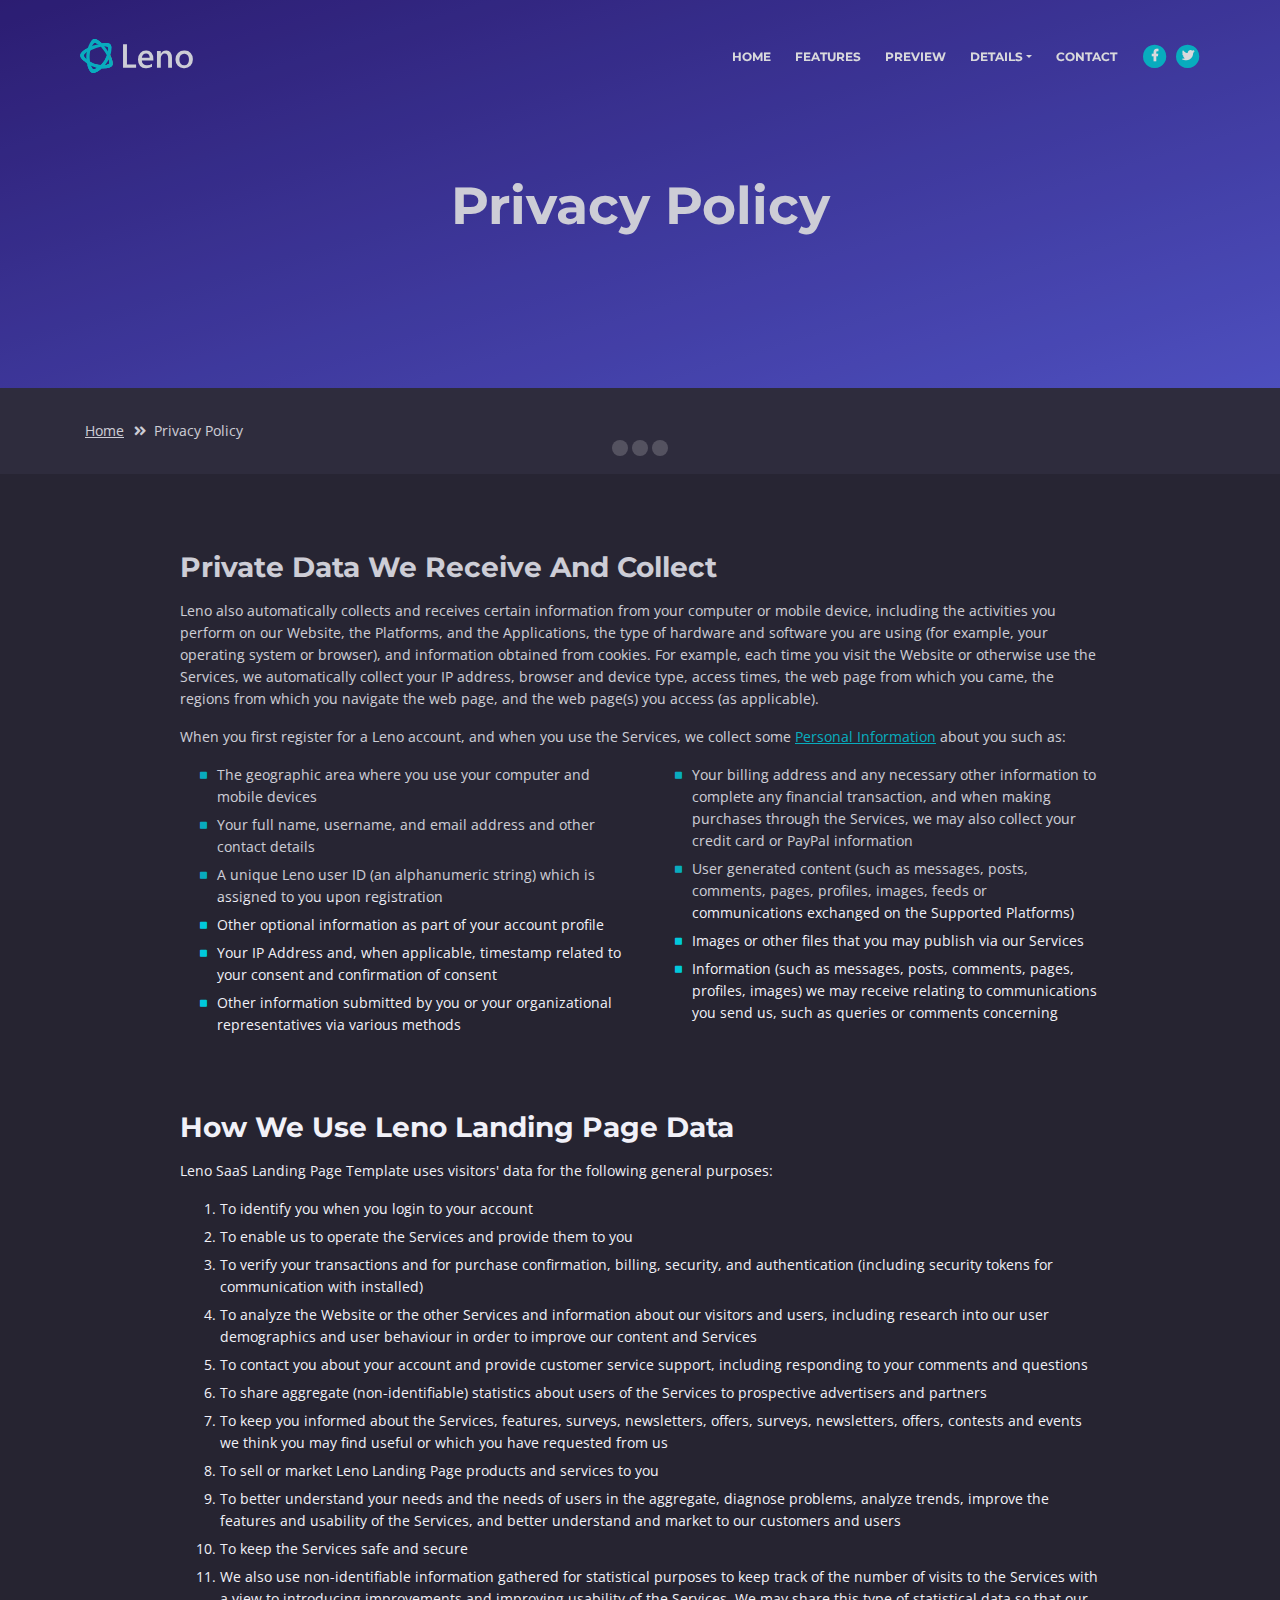
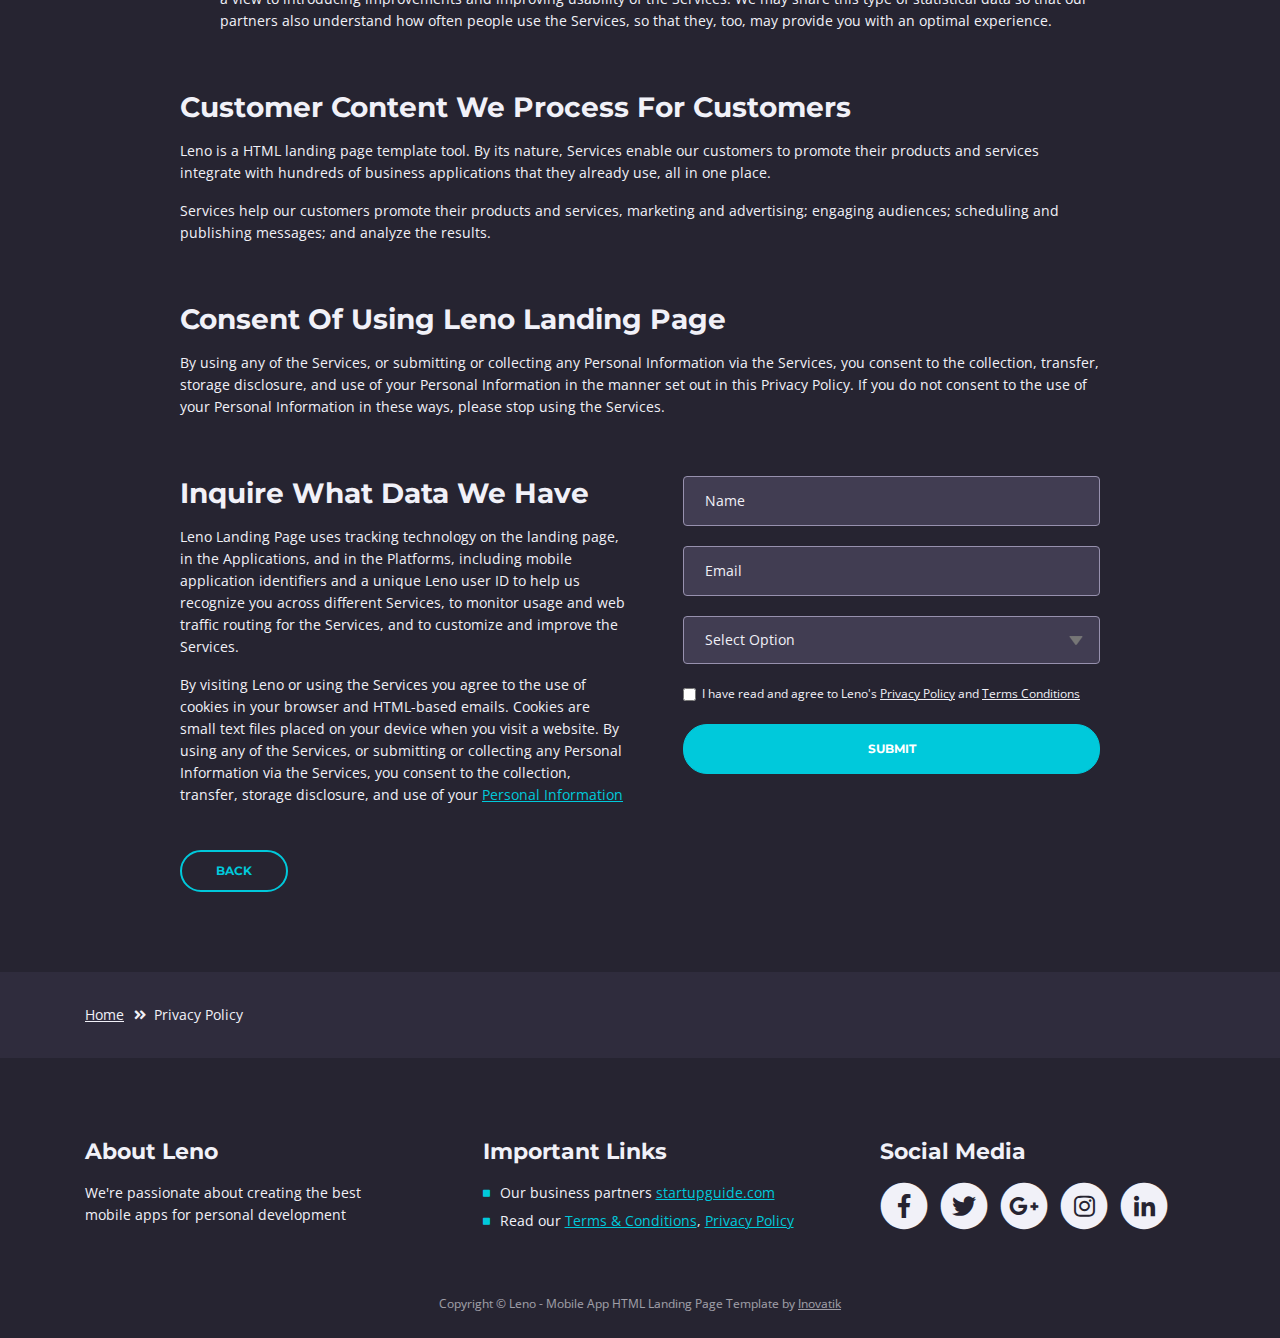
<file: privacy-policy.html>
<!DOCTYPE html>
<html lang="en">
<head>
    <meta charset="utf-8">
    <meta name="viewport" content="width=device-width, initial-scale=1, shrink-to-fit=no">
    
    <!-- SEO Meta Tags -->
    <meta name="description" content="Free mobile app HTML landing page template to help you build a great online presence for your app which will convert visitors into users">
    <meta name="author" content="Inovatik">

    <!-- OG Meta Tags to improve the way the post looks when you share the page on LinkedIn, Facebook, Google+ -->
	<meta property="og:site_name" content="" /> <!-- website name -->
	<meta property="og:site" content="" /> <!-- website link -->
	<meta property="og:title" content=""/> <!-- title shown in the actual shared post -->
	<meta property="og:description" content="" /> <!-- description shown in the actual shared post -->
	<meta property="og:image" content="" /> <!-- image link, make sure it's jpg -->
	<meta property="og:url" content="" /> <!-- where do you want your post to link to -->
	<meta property="og:type" content="article" />

    <!-- Website Title -->
    <title>Privacy Policy - Leno - Mobile App HTML Landing Page Template</title>
    
    <!-- Styles -->
    <link href="https://fonts.googleapis.com/css?family=Open+Sans:300,300i,400,400i,600,600i,700,700i" rel="stylesheet">
    <link href="https://fonts.googleapis.com/css?family=Montserrat:600,700" rel="stylesheet">
    <link href="css/bootstrap.css" rel="stylesheet">
    <link href="css/fontawesome-all.css" rel="stylesheet">
    <link href="css/swiper.css" rel="stylesheet">
	<link href="css/magnific-popup.css" rel="stylesheet">
    <link href="css/styles.css" rel="stylesheet">
	
	<!-- Favicon  -->
    <link rel="icon" href="images/favicon.png">
</head>
<body data-spy="scroll" data-target=".fixed-top">
    
    <!-- Preloader -->
	<div class="spinner-wrapper">
        <div class="spinner">
            <div class="bounce1"></div>
            <div class="bounce2"></div>
            <div class="bounce3"></div>
        </div>
    </div>
    <!-- end of preloader -->
    

    <!-- Navigation -->
    <nav class="navbar navbar-expand-md navbar-dark navbar-custom fixed-top">
        <!-- Text Logo - Use this if you don't have a graphic logo -->
        <!-- <a class="navbar-brand logo-text page-scroll" href="index.html">Leno</a> -->

        <!-- Image Logo -->
        <a class="navbar-brand logo-image" href="index.html"><img src="images/logo.svg" alt="alternative"></a> 
        
        <!-- Mobile Menu Toggle Button -->
        <button class="navbar-toggler" type="button" data-toggle="collapse" data-target="#navbarsExampleDefault" aria-controls="navbarsExampleDefault" aria-expanded="false" aria-label="Toggle navigation">
            <span class="navbar-toggler-awesome fas fa-bars"></span>
            <span class="navbar-toggler-awesome fas fa-times"></span>
        </button>
        <!-- end of mobile menu toggle button -->

        <div class="collapse navbar-collapse" id="navbarsExampleDefault">
            <ul class="navbar-nav ml-auto">
                <li class="nav-item">
                    <a class="nav-link page-scroll" href="index.html#header">HOME <span class="sr-only">(current)</span></a>
                </li>
                <li class="nav-item">
                    <a class="nav-link page-scroll" href="index.html#features">FEATURES</a>
                </li>
                <li class="nav-item">
                    <a class="nav-link page-scroll" href="index.html#preview">PREVIEW</a>
                </li>

                <!-- Dropdown Menu -->          
                <li class="nav-item dropdown">
                    <a class="nav-link dropdown-toggle page-scroll" href="index.html#details" id="navbarDropdown" role="button" aria-haspopup="true" aria-expanded="false">DETAILS</a>
                    <div class="dropdown-menu" aria-labelledby="navbarDropdown">
                        <a class="dropdown-item" href="terms-conditions.html"><span class="item-text">TERMS CONDITIONS</span></a>
                        <div class="dropdown-items-divide-hr"></div>
                        <a class="dropdown-item" href="privacy-policy.html"><span class="item-text">PRIVACY POLICY</span></a>
                    </div>
                </li>
                <!-- end of dropdown menu -->

                <li class="nav-item">
                    <a class="nav-link page-scroll" href="index.html#contact">CONTACT</a>
                </li>
            </ul>
            <span class="nav-item social-icons">
                <span class="fa-stack">
                    <a href="#your-link">
                        <i class="fas fa-circle fa-stack-2x"></i>
                        <i class="fab fa-facebook-f fa-stack-1x"></i>
                    </a>
                </span>
                <span class="fa-stack">
                    <a href="#your-link">
                        <i class="fas fa-circle fa-stack-2x"></i>
                        <i class="fab fa-twitter fa-stack-1x"></i>
                    </a>
                </span>
            </span>
        </div>
    </nav> <!-- end of navbar -->
    <!-- end of navigation -->


    <!-- Header -->
    <header id="header" class="ex-header">
        <div class="container">
            <div class="row">
                <div class="col-md-12">
                    <h1>Privacy Policy</h1>
                </div> <!-- end of col -->
            </div> <!-- end of row -->
        </div> <!-- end of container -->
    </header> <!-- end of ex-header -->
    <!-- end of header -->


    <!-- Breadcrumbs -->
    <div class="ex-basic-1">
        <div class="container">
            <div class="row">
                <div class="col-lg-12">
                    <div class="breadcrumbs">
                        <a href="index.html">Home</a><i class="fa fa-angle-double-right"></i><span>Privacy Policy</span>
                    </div> <!-- end of breadcrumbs -->
                </div> <!-- end of col -->
            </div> <!-- end of row -->
        </div> <!-- end of container -->
    </div> <!-- end of ex-basic-1 -->
    <!-- end of breadcrumbs -->


    <!-- Privacy Content -->
    <div class="ex-basic-2">
        <div class="container">
            <div class="row">
                <div class="col-lg-10 offset-lg-1">
                    <div class="text-container">
                        <h3>Private Data We Receive And Collect</h3>
                        <p>Leno also automatically collects and receives certain information from your computer or mobile device, including the activities you perform on our Website, the Platforms, and the Applications, the type of hardware and software you are using (for example, your operating system or browser), and information obtained from cookies. For example, each time you visit the Website or otherwise use the Services, we automatically collect your IP address, browser and device type, access times, the web page from which you came, the regions from which you navigate the web page, and the web page(s) you access (as applicable).</p>
                        <p>When you first register for a Leno account, and when you use the Services, we collect some <a class="turquoise" href="#your-link">Personal Information</a> about you such as:</p>
                        <div class="row">
                            <div class="col-md-6">
                                <ul class="list-unstyled li-space-lg indent">
                                    <li class="media">
                                        <i class="fas fa-square"></i>
                                        <div class="media-body">The geographic area where you use your computer and mobile devices</div>
                                    </li>
                                    <li class="media">
                                        <i class="fas fa-square"></i>
                                        <div class="media-body">Your full name, username, and email address and other contact details</div>
                                    </li>
                                    <li class="media">
                                        <i class="fas fa-square"></i>
                                        <div class="media-body">A unique Leno user ID (an alphanumeric string) which is assigned to you upon registration</div>
                                    </li>
                                    <li class="media">
                                        <i class="fas fa-square"></i>
                                        <div class="media-body">Other optional information as part of your account profile</div>
                                    </li>
                                    <li class="media">
                                        <i class="fas fa-square"></i>
                                        <div class="media-body">Your IP Address and, when applicable, timestamp related to your consent and confirmation of consent</div>
                                    </li>
                                    <li class="media">
                                        <i class="fas fa-square"></i>
                                        <div class="media-body">Other information submitted by you or your organizational representatives via various methods</div>
                                    </li>
                                </ul>
                            </div> <!-- end of col -->

                            <div class="col-md-6">
                                <ul class="list-unstyled li-space-lg indent">
                                    <li class="media">
                                        <i class="fas fa-square"></i>
                                        <div class="media-body">Your billing address and any necessary other information to complete any financial transaction, and when making purchases through the Services, we may also collect your credit card or PayPal information</div>
                                    </li>
                                    <li class="media">
                                        <i class="fas fa-square"></i>
                                        <div class="media-body">User generated content (such as messages, posts, comments, pages, profiles, images, feeds or communications exchanged on the Supported Platforms)</div>
                                    </li>
                                    <li class="media">
                                        <i class="fas fa-square"></i>
                                        <div class="media-body">Images or other files that you may publish via our Services</div>
                                    </li>
                                    <li class="media">
                                        <i class="fas fa-square"></i>
                                        <div class="media-body">Information (such as messages, posts, comments, pages, profiles, images) we may receive relating to communications you send us, such as queries or comments concerning</div>
                                    </li>
                                </ul>
                            </div> <!-- end of col -->
                        </div> <!-- end of row -->
                    </div> <!-- end of text-container-->
                    
                    <div class="text-container">
                        <h3>How We Use Leno Landing Page Data</h3>
                        <p>Leno SaaS Landing Page Template uses visitors' data for the following general purposes:</p>
                        <ol class="li-space-lg">
                            <li>To identify you when you login to your account</li>
                            <li>To enable us to operate the Services and provide them to you</li>
                            <li>To verify your transactions and for purchase confirmation, billing, security, and authentication (including security tokens for communication with installed)</li>
                            <li>To analyze the Website or the other Services and information about our visitors and users, including research into our user demographics and user behaviour in order to improve our content and Services</li>
                            <li>To contact you about your account and provide customer service support, including responding to your comments and questions</li>
                            <li>To share aggregate (non-identifiable) statistics about users of the Services to prospective advertisers and partners</li>
                            <li>To keep you informed about the Services, features, surveys, newsletters, offers, surveys, newsletters, offers, contests and events we think you may find useful or which you have requested from us</li>
                            <li>To sell or market Leno Landing Page products and services to you</li>
                            <li>To better understand your needs and the needs of users in the aggregate, diagnose problems, analyze trends, improve the features and usability of the Services, and better understand and market to our customers and users</li>
                            <li>To keep the Services safe and secure</li>
                            <li>We also use non-identifiable information gathered for statistical purposes to keep track of the number of visits to the Services with a view to introducing improvements and improving usability of the Services. We may share this type of statistical data so that our partners also understand how often people use the Services, so that they, too, may provide you with an optimal experience.</li>
                        </ol>
                    </div> <!-- end of text-container -->

                    <div class="text-container">
                        <h3>Customer Content We Process For Customers</h3>
                        <p>Leno is a HTML landing page template tool. By its nature, Services enable our customers to promote their products and services integrate with hundreds of business applications that they already use, all in one place.</p>
                        <p>Services help our customers promote their products and services, marketing and advertising; engaging audiences; scheduling and publishing messages; and analyze the results.</p>
                    </div> <!-- end of text container -->

                    <div class="text-container">
                        <h3>Consent Of Using Leno Landing Page</h3>
					    <p class="mb-5">By using any of the Services, or submitting or collecting any Personal Information via the Services, you consent to the collection, transfer, storage disclosure, and use of your Personal Information in the manner set out in this Privacy Policy. If you do not consent to the use of your Personal Information in these ways, please stop using the Services.</p>
                    </div> <!-- end of text-container -->
                                       
                    <div class="row">
                        <div class="col-md-6">
                            <div class="text-container last">
                                <h3>Inquire What Data We Have</h3>
                                <p>Leno Landing Page uses tracking technology on the landing page, in the Applications, and in the Platforms, including mobile application identifiers and a unique Leno user ID to help us recognize you across different Services, to monitor usage and web traffic routing for the Services, and to customize and improve the Services.</p>
                                <p> By visiting Leno or using the Services you agree to the use of cookies in your browser and HTML-based emails. Cookies are small text files placed on your device when you visit a website. By using any of the Services, or submitting or collecting any Personal Information via the Services, you consent to the collection, transfer, storage disclosure, and use of your <a class="turquoise" href="#your-link">Personal Information</a></p>
                            </div> <!-- end of text container -->
                        </div> <!-- end of col-->
                        <div class="col-md-6">

                            <!-- Privacy Form -->
                            <div class="form-container">
                                <form id="privacyForm" data-toggle="validator" data-focus="false">
                                    <div class="form-group">
                                        <input type="text" class="form-control-input" id="pname" required>
                                        <label class="label-control" for="pname">Name</label>
                                        <div class="help-block with-errors"></div>
                                    </div>
                                    <div class="form-group">
                                        <input type="email" class="form-control-input" id="pemail" required>
                                        <label class="label-control" for="pemail">Email</label>
                                        <div class="help-block with-errors"></div>
                                    </div>
                                    <div class="form-group">
                                        <select class="form-control-select" id="pselect" required>
                                            <option class="select-option" value="" disabled selected>Select Option</option>
                                            <option class="select-option" value="Delete data">Delete my data</option>
                                            <option class="select-option" value="Show me data">Show me my data</option>
                                        </select>
                                        <div class="help-block with-errors"></div>
                                    </div>
                                    <div class="form-group checkbox">
                                        <input type="checkbox" id="pterms" value="Agreed-to-Terms" required>I have read and agree to Leno's <a href="privacy-policy.html">Privacy Policy</a> and <a href="terms-conditions.html">Terms Conditions</a>
                                        <div class="help-block with-errors"></div>
                                    </div>
                                    <div class="form-group">
                                        <button type="submit" class="form-control-submit-button">SUBMIT</button>
                                    </div>
                                    <div class="form-message">
                                        <div id="pmsgSubmit" class="h3 text-center hidden"></div>
                                    </div>
                                </form>
                            </div> <!-- end of form container -->
                            <!-- end of privacy form -->

                        </div> <!-- end of col--> 
                    </div> <!-- end of row -->
                    <a class="btn-outline-reg back" href="index.html">BACK</a>
                </div> <!-- end of col-->
            </div> <!-- end of row -->
        </div> <!-- end of container -->
    </div> <!-- end of ex-basic-2 -->
    <!-- end of privacy content -->


    <!-- Breadcrumbs -->
    <div class="ex-basic-1">
        <div class="container">
            <div class="row">
                <div class="col-lg-12">
                    <div class="breadcrumbs">
                        <a href="index.html">Home</a><i class="fa fa-angle-double-right"></i><span>Privacy Policy</span>
                    </div> <!-- end of breadcrumbs -->
                </div> <!-- end of col -->
            </div> <!-- end of row -->
        </div> <!-- end of container -->
    </div> <!-- end of ex-basic-1 -->
    <!-- end of breadcrumbs -->

    
    <!-- Footer -->
    <div class="footer">
        <div class="container">
            <div class="row">
                <div class="col-md-4">
                    <div class="footer-col">
                        <h4>About Leno</h4>
                        <p>We're passionate about creating the best mobile apps for personal development</p>
                    </div>
                </div> <!-- end of col -->
                <div class="col-md-4">
                    <div class="footer-col middle">
                        <h4>Important Links</h4>
                        <ul class="list-unstyled li-space-lg">
                            <li class="media">
                                <i class="fas fa-square"></i>
                                <div class="media-body">Our business partners <a class="turquoise" href="#your-link">startupguide.com</a></div>
                            </li>
                            <li class="media">
                                <i class="fas fa-square"></i>
                                <div class="media-body">Read our <a class="turquoise" href="terms-conditions.html">Terms & Conditions</a>, <a class="turquoise" href="privacy-policy.html">Privacy Policy</a></div>
                            </li>
                        </ul>
                    </div>
                </div> <!-- end of col -->
                <div class="col-md-4">
                    <div class="footer-col last">
                        <h4>Social Media</h4>
                        <span class="fa-stack">
                            <a href="#your-link">
                                <i class="fas fa-circle fa-stack-2x"></i>
                                <i class="fab fa-facebook-f fa-stack-1x"></i>
                            </a>
                        </span>
                        <span class="fa-stack">
                            <a href="#your-link">
                                <i class="fas fa-circle fa-stack-2x"></i>
                                <i class="fab fa-twitter fa-stack-1x"></i>
                            </a>
                        </span>
                        <span class="fa-stack">
                            <a href="#your-link">
                                <i class="fas fa-circle fa-stack-2x"></i>
                                <i class="fab fa-google-plus-g fa-stack-1x"></i>
                            </a>
                        </span>
                        <span class="fa-stack">
                            <a href="#your-link">
                                <i class="fas fa-circle fa-stack-2x"></i>
                                <i class="fab fa-instagram fa-stack-1x"></i>
                            </a>
                        </span>
                        <span class="fa-stack">
                            <a href="#your-link">
                                <i class="fas fa-circle fa-stack-2x"></i>
                                <i class="fab fa-linkedin-in fa-stack-1x"></i>
                            </a>
                        </span>
                    </div> 
                </div> <!-- end of col -->
            </div> <!-- end of row -->
        </div> <!-- end of container -->
    </div> <!-- end of footer -->  
    <!-- end of footer -->


    <!-- Copyright -->
    <div class="copyright">
        <div class="container">
            <div class="row">
                <div class="col-lg-12">
                    <p class="p-small">Copyright © Leno - Mobile App HTML Landing Page Template by <a href="https://inovatik.com">Inovatik</a></p>
                </div> <!-- end of col -->
            </div> <!-- enf of row -->
        </div> <!-- end of container -->
    </div> <!-- end of copyright --> 
    <!-- end of copyright -->

	
    <!-- Scripts -->
    <script src="js/jquery.min.js"></script> <!-- jQuery for Bootstrap's JavaScript plugins -->
    <script src="js/popper.min.js"></script> <!-- Popper tooltip library for Bootstrap -->
    <script src="js/bootstrap.min.js"></script> <!-- Bootstrap framework -->
    <script src="js/jquery.easing.min.js"></script> <!-- jQuery Easing for smooth scrolling between anchors -->
    <script src="js/swiper.min.js"></script> <!-- Swiper for image and text sliders -->
    <script src="js/jquery.magnific-popup.js"></script> <!-- Magnific Popup for lightboxes -->
    <script src="js/morphext.min.js"></script> <!-- Morphtext rotating text in the header -->
    <script src="js/validator.min.js"></script> <!-- Validator.js - Bootstrap plugin that validates forms -->
    <script src="js/scripts.js"></script> <!-- Custom scripts -->
    
</body>
</html>
</file>
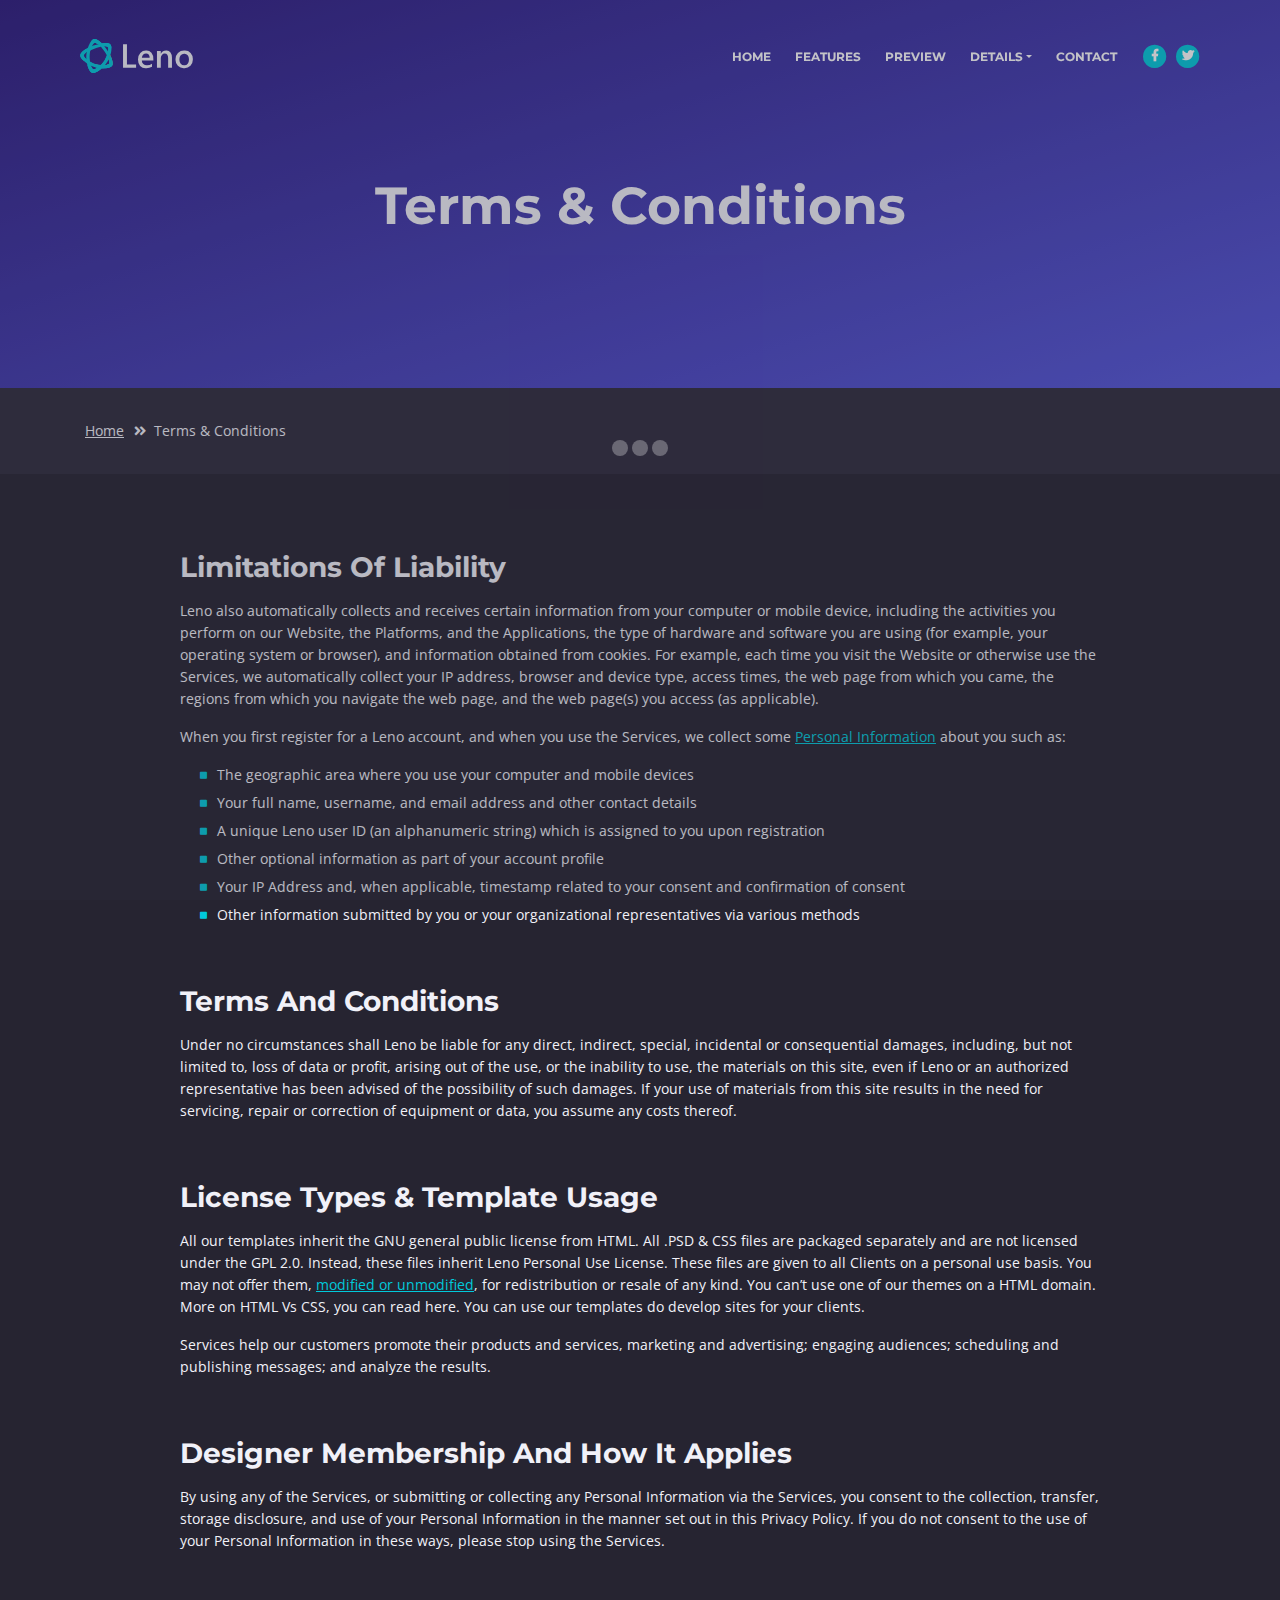
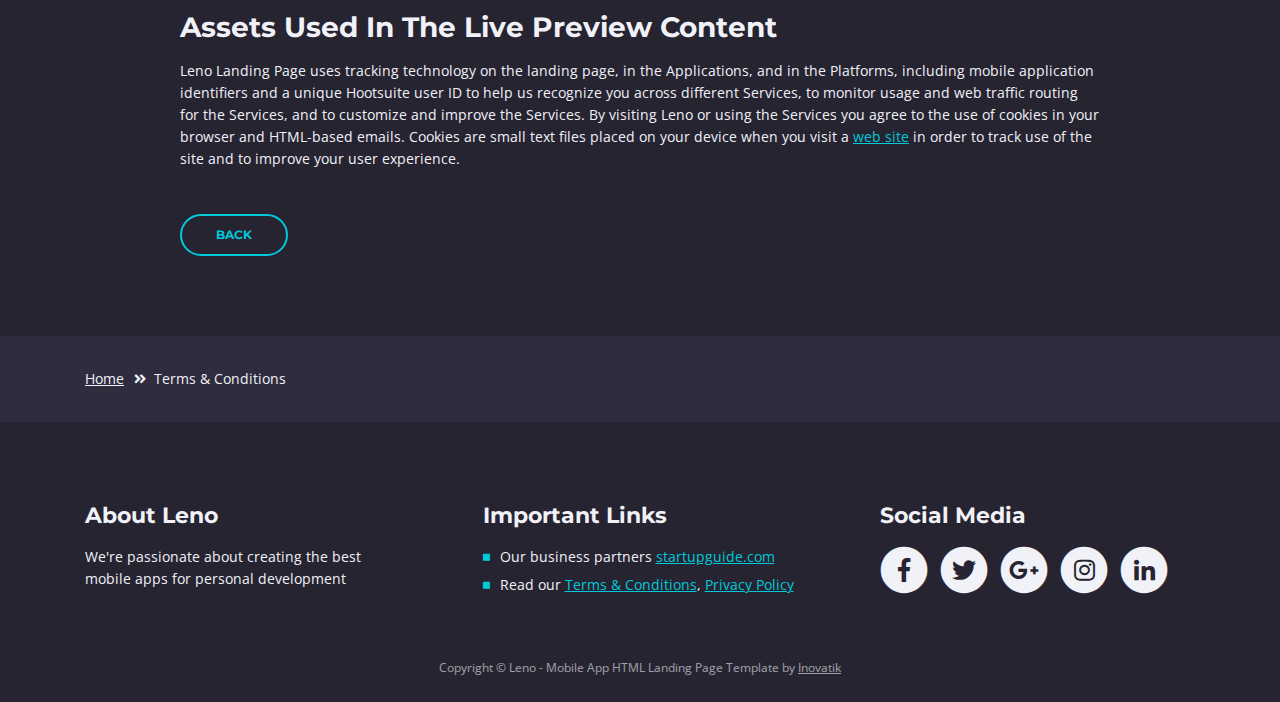
<file: terms-conditions.html>
<!DOCTYPE html>
<html lang="en">
<head>
    <meta charset="utf-8">
    <meta name="viewport" content="width=device-width, initial-scale=1, shrink-to-fit=no">
    
    <!-- SEO Meta Tags -->
    <meta name="description" content="Free mobile app HTML landing page template to help you build a great online presence for your app which will convert visitors into users">
    <meta name="author" content="Inovatik">

    <!-- OG Meta Tags to improve the way the post looks when you share the page on LinkedIn, Facebook, Google+ -->
	<meta property="og:site_name" content="" /> <!-- website name -->
	<meta property="og:site" content="" /> <!-- website link -->
	<meta property="og:title" content=""/> <!-- title shown in the actual shared post -->
	<meta property="og:description" content="" /> <!-- description shown in the actual shared post -->
	<meta property="og:image" content="" /> <!-- image link, make sure it's jpg -->
	<meta property="og:url" content="" /> <!-- where do you want your post to link to -->
	<meta property="og:type" content="article" />

    <!-- Website Title -->
    <title>Terms Conditions - Leno - Mobile App HTML Landing Page Template</title>
    
    <!-- Styles -->
    <link href="https://fonts.googleapis.com/css?family=Open+Sans:300,300i,400,400i,600,600i,700,700i" rel="stylesheet">
    <link href="https://fonts.googleapis.com/css?family=Montserrat:600,700" rel="stylesheet">
    <link href="css/bootstrap.css" rel="stylesheet">
    <link href="css/fontawesome-all.css" rel="stylesheet">
    <link href="css/swiper.css" rel="stylesheet">
	<link href="css/magnific-popup.css" rel="stylesheet">
    <link href="css/styles.css" rel="stylesheet">
	
	<!-- Favicon  -->
    <link rel="icon" href="images/favicon.png">
</head>
<body data-spy="scroll" data-target=".fixed-top">
    
    <!-- Preloader -->
	<div class="spinner-wrapper">
        <div class="spinner">
            <div class="bounce1"></div>
            <div class="bounce2"></div>
            <div class="bounce3"></div>
        </div>
    </div>
    <!-- end of preloader -->
    

    <!-- Navigation -->
    <nav class="navbar navbar-expand-md navbar-dark navbar-custom fixed-top">
        <!-- Text Logo - Use this if you don't have a graphic logo -->
        <!-- <a class="navbar-brand logo-text page-scroll" href="index.html">Leno</a> -->

        <!-- Image Logo -->
        <a class="navbar-brand logo-image" href="index.html"><img src="images/logo.svg" alt="alternative"></a> 
        
        <!-- Mobile Menu Toggle Button -->
        <button class="navbar-toggler" type="button" data-toggle="collapse" data-target="#navbarsExampleDefault" aria-controls="navbarsExampleDefault" aria-expanded="false" aria-label="Toggle navigation">
            <span class="navbar-toggler-awesome fas fa-bars"></span>
            <span class="navbar-toggler-awesome fas fa-times"></span>
        </button>
        <!-- end of mobile menu toggle button -->

        <div class="collapse navbar-collapse" id="navbarsExampleDefault">
            <ul class="navbar-nav ml-auto">
                <li class="nav-item">
                    <a class="nav-link page-scroll" href="index.html#header">HOME <span class="sr-only">(current)</span></a>
                </li>
                <li class="nav-item">
                    <a class="nav-link page-scroll" href="index.html#features">FEATURES</a>
                </li>
                <li class="nav-item">
                    <a class="nav-link page-scroll" href="index.html#preview">PREVIEW</a>
                </li>

                <!-- Dropdown Menu -->          
                <li class="nav-item dropdown">
                    <a class="nav-link dropdown-toggle page-scroll" href="index.html#details" id="navbarDropdown" role="button" aria-haspopup="true" aria-expanded="false">DETAILS</a>
                    <div class="dropdown-menu" aria-labelledby="navbarDropdown">
                        <a class="dropdown-item" href="terms-conditions.html"><span class="item-text">TERMS CONDITIONS</span></a>
                        <div class="dropdown-items-divide-hr"></div>
                        <a class="dropdown-item" href="privacy-policy.html"><span class="item-text">PRIVACY POLICY</span></a>
                    </div>
                </li>
                <!-- end of dropdown menu -->

                <li class="nav-item">
                    <a class="nav-link page-scroll" href="index.html#contact">CONTACT</a>
                </li>
            </ul>
            <span class="nav-item social-icons">
                <span class="fa-stack">
                    <a href="#your-link">
                        <i class="fas fa-circle fa-stack-2x"></i>
                        <i class="fab fa-facebook-f fa-stack-1x"></i>
                    </a>
                </span>
                <span class="fa-stack">
                    <a href="#your-link">
                        <i class="fas fa-circle fa-stack-2x"></i>
                        <i class="fab fa-twitter fa-stack-1x"></i>
                    </a>
                </span>
            </span>
        </div>
    </nav> <!-- end of navbar -->
    <!-- end of navigation -->


    <!-- Header -->
    <header id="header" class="ex-header">
        <div class="container">
            <div class="row">
                <div class="col-lg-12">
                    <h1>Terms & Conditions</h1>
                </div> <!-- end of col -->
            </div> <!-- end of row -->
        </div> <!-- end of container -->
    </header> <!-- end of ex-header -->
    <!-- end of header -->


    <!-- Breadcrumbs -->
    <div class="ex-basic-1">
        <div class="container">
            <div class="row">
                <div class="col-lg-12">
                    <div class="breadcrumbs">
                        <a href="index.html">Home</a><i class="fa fa-angle-double-right"></i><span>Terms & Conditions</span>
                    </div> <!-- end of breadcrumbs -->
                </div> <!-- end of col -->
            </div> <!-- end of row -->
        </div> <!-- end of container -->
    </div> <!-- end of ex-basic-1 -->
    <!-- end of breadcrumbs -->


    <!-- Terms Content -->
    <div class="ex-basic-2">
        <div class="container">
            <div class="row">
                <div class="col-lg-10 offset-lg-1">
                    <div class="text-container">
                        <h3>Limitations Of Liability</h3>
                        <p>Leno also automatically collects and receives certain information from your computer or mobile device, including the activities you perform on our Website, the Platforms, and the Applications, the type of hardware and software you are using (for example, your operating system or browser), and information obtained from cookies. For example, each time you visit the Website or otherwise use the Services, we automatically collect your IP address, browser and device type, access times, the web page from which you came, the regions from which you navigate the web page, and the web page(s) you access (as applicable).</p>
                        <p>When you first register for a Leno account, and when you use the Services, we collect some <a class="turquoise" href="#your-link">Personal Information</a> about you such as:</p>
                        <ul class="list-unstyled li-space-lg indent">
                            <li class="media">
                                <i class="fas fa-square"></i>
                                <div class="media-body">The geographic area where you use your computer and mobile devices</div>
                            </li>
                            <li class="media">
                                <i class="fas fa-square"></i>
                                <div class="media-body">Your full name, username, and email address and other contact details</div>
                            </li>
                            <li class="media">
                                <i class="fas fa-square"></i>
                                <div class="media-body">A unique Leno user ID (an alphanumeric string) which is assigned to you upon registration</div>
                            </li>
                            <li class="media">
                                <i class="fas fa-square"></i>
                                <div class="media-body">Other optional information as part of your account profile</div>
                            </li>
                            <li class="media">
                                <i class="fas fa-square"></i>
                                <div class="media-body">Your IP Address and, when applicable, timestamp related to your consent and confirmation of consent</div>
                            </li>
                            <li class="media">
                                <i class="fas fa-square"></i>
                                <div class="media-body">Other information submitted by you or your organizational representatives via various methods</div>
                            </li>
                        </ul>
                    </div> <!-- end of text-container -->
                    
                    <div class="text-container">
                        <h3>Terms And Conditions</h3>
                        <p>Under no circumstances shall Leno be liable for any direct, indirect, special, incidental or consequential damages, including, but not limited to, loss of data or profit, arising out of the use, or the inability to use, the materials on this site, even if Leno or an authorized representative has been advised of the possibility of such damages. If your use of materials from this site results in the need for servicing, repair or correction of equipment or data, you assume any costs thereof.</p>
                    </div> <!-- end of text-container -->

                    <div class="text-container">
                        <h3>License Types & Template Usage</h3>
                        <p>All our templates inherit the GNU general public license from HTML. All .PSD & CSS files are packaged separately and are not licensed under the GPL 2.0. Instead, these files inherit Leno Personal Use License. These files are given to all Clients on a personal use basis. You may not offer them, <a class="turquoise" href="#your-link">modified or unmodified</a>, for redistribution or resale of any kind. You can’t use one of our themes on a HTML domain. More on HTML Vs CSS, you can read here. You can use our templates do develop sites for your clients.</p>
                        <p>Services help our customers promote their products and services, marketing and advertising; engaging audiences; scheduling and publishing messages; and analyze the results.</p>
                    </div> <!-- end of text-container -->

                    <div class="text-container">
                        <h3>Designer Membership And How It Applies</h3>
                        <p>By using any of the Services, or submitting or collecting any Personal Information via the Services, you consent to the collection, transfer, storage disclosure, and use of your Personal Information in the manner set out in this Privacy Policy. If you do not consent to the use of your Personal Information in these ways, please stop using the Services.</p>
                    </div> <!-- end of text-container -->
                    
                    <div class="text-container last">
                        <h3>Assets Used In The Live Preview Content</h3>
                        <p>Leno Landing Page uses tracking technology on the landing page, in the Applications, and in the Platforms, including mobile application identifiers and a unique Hootsuite user ID to help us recognize you across different Services, to monitor usage and web traffic routing for the Services, and to customize and improve the Services. By visiting Leno or using the Services you agree to the use of cookies in your browser and HTML-based emails. Cookies are small text files placed on your device when you visit a <a class="turquoise" href="#your-link">web site</a> in order to track use of the site and to improve your user experience.</p>
                        <a class="btn-outline-reg" href="index.html">BACK</a>
                    </div> <!-- end of text-container -->
                </div>
            </div> <!-- end of row -->
        </div> <!-- end of container -->
    </div> <!-- end of ex-basic -->
    <!-- end of terms content -->

    
    <!-- Breadcrumbs -->
    <div class="ex-basic-1">
        <div class="container">
            <div class="row">
                <div class="col-lg-12">
                    <div class="breadcrumbs">
                        <a href="index.html">Home</a><i class="fa fa-angle-double-right"></i><span>Terms & Conditions</span>
                    </div> <!-- end of breadcrumbs -->
                </div> <!-- end of col -->
            </div> <!-- end of row -->
        </div> <!-- end of container -->
    </div> <!-- end of ex-basic-1 -->
    <!-- end of breadcrumbs -->


    <!-- Footer -->
    <div class="footer">
        <div class="container">
            <div class="row">
                <div class="col-md-4">
                    <div class="footer-col">
                        <h4>About Leno</h4>
                        <p>We're passionate about creating the best mobile apps for personal development</p>
                    </div>
                </div> <!-- end of col -->
                <div class="col-md-4">
                    <div class="footer-col middle">
                        <h4>Important Links</h4>
                        <ul class="list-unstyled li-space-lg">
                            <li class="media">
                                <i class="fas fa-square"></i>
                                <div class="media-body">Our business partners <a class="turquoise" href="#your-link">startupguide.com</a></div>
                            </li>
                            <li class="media">
                                <i class="fas fa-square"></i>
                                <div class="media-body">Read our <a class="turquoise" href="terms-conditions.html">Terms & Conditions</a>, <a class="turquoise" href="privacy-policy.html">Privacy Policy</a></div>
                            </li>
                        </ul>
                    </div>
                </div> <!-- end of col -->
                <div class="col-md-4">
                    <div class="footer-col last">
                        <h4>Social Media</h4>
                        <span class="fa-stack">
                            <a href="#your-link">
                                <i class="fas fa-circle fa-stack-2x"></i>
                                <i class="fab fa-facebook-f fa-stack-1x"></i>
                            </a>
                        </span>
                        <span class="fa-stack">
                            <a href="#your-link">
                                <i class="fas fa-circle fa-stack-2x"></i>
                                <i class="fab fa-twitter fa-stack-1x"></i>
                            </a>
                        </span>
                        <span class="fa-stack">
                            <a href="#your-link">
                                <i class="fas fa-circle fa-stack-2x"></i>
                                <i class="fab fa-google-plus-g fa-stack-1x"></i>
                            </a>
                        </span>
                        <span class="fa-stack">
                            <a href="#your-link">
                                <i class="fas fa-circle fa-stack-2x"></i>
                                <i class="fab fa-instagram fa-stack-1x"></i>
                            </a>
                        </span>
                        <span class="fa-stack">
                            <a href="#your-link">
                                <i class="fas fa-circle fa-stack-2x"></i>
                                <i class="fab fa-linkedin-in fa-stack-1x"></i>
                            </a>
                        </span>
                    </div> 
                </div> <!-- end of col -->
            </div> <!-- end of row -->
        </div> <!-- end of container -->
    </div> <!-- end of footer -->  
    <!-- end of footer -->


    <!-- Copyright -->
    <div class="copyright">
        <div class="container">
            <div class="row">
                <div class="col-lg-12">
                    <p class="p-small">Copyright © Leno - Mobile App HTML Landing Page Template by <a href="https://inovatik.com">Inovatik</a></p>
                </div> <!-- end of col -->
            </div> <!-- enf of row -->
        </div> <!-- end of container -->
    </div> <!-- end of copyright --> 
    <!-- end of copyright -->

	
    <!-- Scripts -->
    <script src="js/jquery.min.js"></script> <!-- jQuery for Bootstrap's JavaScript plugins -->
    <script src="js/popper.min.js"></script> <!-- Popper tooltip library for Bootstrap -->
    <script src="js/bootstrap.min.js"></script> <!-- Bootstrap framework -->
    <script src="js/jquery.easing.min.js"></script> <!-- jQuery Easing for smooth scrolling between anchors -->
    <script src="js/swiper.min.js"></script> <!-- Swiper for image and text sliders -->
    <script src="js/jquery.magnific-popup.js"></script> <!-- Magnific Popup for lightboxes -->
    <script src="js/morphext.min.js"></script> <!-- Morphtext rotating text in the header -->
    <script src="js/validator.min.js"></script> <!-- Validator.js - Bootstrap plugin that validates forms -->
    <script src="js/scripts.js"></script> <!-- Custom scripts -->
</body>
</html>
</file>
<file: css/styles.css>
/* Template: Leno - Mobile App HTML Landing Page Template
   Author: Inovatik
   Created: Mar 2019
   Description: Master CSS file
*/

/*****************************************
Table Of Contents:

01. General Styles
02. Preloader
03. Navigation
04. Header
05. Features
06. Video
07. Details 1
08. Details 2
09. Details Lightboxes
10. Screenshots
11. Download
12. Statistics
13. Contact
14. Footer
15. Copyright
16. Back To Top Button
17. Extra Pages
18. Media Queries
******************************************/

/*****************************************
Colors:

- Text, navbar links - white #f1f1f8
- Buttons, bullets, icons - turquoise #00c9db
- Navbar - navy #4633af
- Backgrounds - dark denim #262431
- Backgrounds - denim #2f2c3d
******************************************/


/******************************/
/*     01. General Styles     */
/******************************/
body,
html {
    width: 100%;
	height: 100%;
}

body, p {
	color: #f1f1f8; 
	font: 400 0.875rem/1.375rem "Open Sans", sans-serif;
}

.p-large {
	color: #f1f1f8;
	font: 400 1rem/1.5rem "Open Sans", sans-serif;
}

.p-small {
	color: #f1f1f8;
	font: 400 0.75rem/1.25rem "Open Sans", sans-serif;
}

.p-heading {
	margin-bottom: 3.75rem;
	text-align: center;
}

.li-space-lg li {
	margin-bottom: 0.375rem;
}

.indent {
	padding-left: 1.25rem;
}

h1 {
	color: #f1f1f8;
	font: 700 2.5rem/2.875rem "Montserrat", sans-serif;
}

h2 {
	color: #f1f1f8;
	font: 700 2.25rem/2.75rem "Montserrat", sans-serif;
}

h3 {
	color: #f1f1f8;
	font: 700 1.75rem/2.125rem "Montserrat", sans-serif;
}

h4 {
	color: #f1f1f8;
	font: 700 1.375rem/1.75rem "Montserrat", sans-serif;
}

h5 {
	color: #f1f1f8;
	font: 700 1.125rem/1.625rem "Montserrat", sans-serif;
}

h6 {
	color: #f1f1f8;
	font: 700 1rem/1.5rem "Montserrat", sans-serif;
}

a {
	color: #f1f1f8;
	text-decoration: underline;
}

a:hover {
	color: #f1f1f8;
	text-decoration: underline;
}

a.turquoise {
	color: #00c9db;
}

a.white {
	color: #fff;
}

.testimonial-text {
	font: italic 400 1rem/1.5rem "Open Sans", sans-serif;
}

.testimonial-author {
	font: 700 1rem/1.5rem "Montserrat", sans-serif;
}

.btn-solid-reg {
	display: inline-block;
	padding: 1.1875rem 2.125rem 1.1875rem 2.125rem;
	border: 0.125rem solid #00c9db;
	border-radius: 2rem;
	background-color: #00c9db;
	color: #fff;
	font: 700 0.75rem/0 "Montserrat", sans-serif;
	text-decoration: none;
	transition: all 0.2s ease;
}

.btn-solid-reg:hover {
	background-color: transparent;
	color: #00c9db;
	text-decoration: none;
}

.btn-solid-lg {
	display: inline-block;
	padding: 1.375rem 2.625rem 1.375rem 2.625rem;
	border: 0.125rem solid #00c9db;
	border-radius: 2rem;
	background-color: #00c9db;
	color: #fff;
	font: 700 0.75rem/0 "Montserrat", sans-serif;
	text-decoration: none;
	transition: all 0.2s ease;
}

.btn-solid-lg:hover {
	background-color: transparent;
	color: #00c9db;
	text-decoration: none;
}

.btn-solid-lg .fab {
	margin-right: 0.5rem;
	font-size: 1.25rem;
	line-height: 0;
	vertical-align: top;
}

.btn-solid-lg .fab.fa-google-play {
	font-size: 1rem;
}

.btn-outline-reg {
	display: inline-block;
	padding: 1.1875rem 2.125rem 1.1875rem 2.125rem;
	border: 0.125rem solid #00c9db;
	border-radius: 2rem;
	background-color: transparent;
	color: #00c9db;
	font: 700 0.75rem/0 "Montserrat", sans-serif;
	text-decoration: none;
	transition: all 0.2s ease;
}

.btn-outline-reg:hover {
	background-color: #00c9db;
	color: #fff;
	text-decoration: none;
}

.btn-outline-lg {
	display: inline-block;
	padding: 1.375rem 2.625rem 1.375rem 2.625rem;
	border: 0.125rem solid #00c9db;
	border-radius: 2rem;
	background-color: transparent;
	color: #00c9db;
	font: 700 0.75rem/0 "Montserrat", sans-serif;
	text-decoration: none;
	transition: all 0.2s ease;
}

.btn-outline-lg:hover {
	background-color: #00c9db;
	color: #fff;
	text-decoration: none;
}

.btn-outline-sm {
	display: inline-block;
	padding: 1rem 1.625rem 0.875rem 1.625rem;
	border: 0.125rem solid #00c9db;
	border-radius: 2rem;
	background-color: transparent;
	color: #00c9db;
	font: 700 0.625rem/0 "Montserrat", sans-serif;
	text-decoration: none;
	transition: all 0.2s ease;
}

.btn-outline-sm:hover {
	background-color: #00c9db;
	color: #fff;
	text-decoration: none;
}

.form-group {
	position: relative;
	margin-bottom: 1.25rem;
}

.form-group.has-error.has-danger {
	margin-bottom: 0.625rem;
}

.form-group.has-error.has-danger .help-block.with-errors ul {
	margin-top: 0.375rem;
}

.label-control {
	position: absolute;
	top: 0.87rem;
	left: 1.375rem;
	color: #f1f1f8;
	opacity: 1;
	font: 400 0.875rem/1.375rem "Open Sans", sans-serif;
	cursor: text;
	transition: all 0.2s ease;
}

/* IE10+ hack to solve lower label text position compared to the rest of the browsers */
@media screen and (-ms-high-contrast: active), screen and (-ms-high-contrast: none) {  
	.label-control {
		top: 0.9375rem;
	}
}

.form-control-input:focus + .label-control,
.form-control-input.notEmpty + .label-control,
.form-control-textarea:focus + .label-control,
.form-control-textarea.notEmpty + .label-control {
	top: 0.125rem;
	opacity: 1;
	font-size: 0.75rem;
	font-weight: 700;
}

.form-control-input,
.form-control-select {
	display: block; /* needed for proper display of the label in Firefox, IE, Edge */
	width: 100%;
	padding-top: 1.0625rem;
	padding-bottom: 0.0625rem;
	padding-left: 1.3125rem;
	border: 1px solid #9791ae;
	border-radius: 0.25rem;
	background-color: #413d52;
	color: #f1f1f8;
	font: 400 0.875rem/1.875rem "Open Sans", sans-serif;
	transition: all 0.2s ease;
	-webkit-appearance: none; /* removes inner shadow on form inputs on ios safari */
}

.form-control-select {
	padding-top: 0.5rem;
	padding-bottom: 0.5rem;
	height: 3rem;
}

/* IE10+ hack to solve lower label text position compared to the rest of the browsers */
@media screen and (-ms-high-contrast: active), screen and (-ms-high-contrast: none) {  
	.form-control-input {
		padding-top: 1.25rem;
		padding-bottom: 0.75rem;
		line-height: 1.75rem;
	}

	.form-control-select {
		padding-top: 0.875rem;
		padding-bottom: 0.75rem;
		height: 3.125rem;
		line-height: 2.125rem;
	}
}

select {
    /* you should keep these first rules in place to maintain cross-browser behavior */
    -webkit-appearance: none;
	-moz-appearance: none;
	-ms-appearance: none;
    -o-appearance: none;
    appearance: none;
    background-image: url('../images/down-arrow.png');
    background-position: 96% 50%;
    background-repeat: no-repeat;
    outline: none;
}

select::-ms-expand {
    display: none; /* removes the ugly default down arrow on select form field in IE11 */
}

.form-control-textarea {
	display: block; /* used to eliminate a bottom gap difference between Chrome and IE/FF */
	width: 100%;
	height: 8rem; /* used instead of html rows to normalize height between Chrome and IE/FF */
	padding-top: 1.25rem;
	padding-left: 1.3125rem;
	border: 1px solid #9791ae;
	border-radius: 0.25rem;
	background-color: #413d52;
	color: #f1f1f8;
	font: 400 0.875rem/1.75rem "Open Sans", sans-serif;
	transition: all 0.2s ease;
}

.form-control-input:focus,
.form-control-select:focus,
.form-control-textarea:focus {
	border: 1px solid #f1f1f8;
	outline: none; /* Removes blue border on focus */
}

.form-control-input:hover,
.form-control-select:hover,
.form-control-textarea:hover {
	border: 1px solid #f1f1f8;
}

.checkbox {
	font: 400 0.75rem/1.25rem "Open Sans", sans-serif;
}

input[type='checkbox'] {
	vertical-align: -15%;
	margin-right: 0.375rem;
}

/* IE10+ hack to raise checkbox field position compared to the rest of the browsers */
@media screen and (-ms-high-contrast: active), screen and (-ms-high-contrast: none) {  
	input[type='checkbox'] {
		vertical-align: -9%;
	}
}

.form-control-submit-button {
	display: inline-block;
	width: 100%;
	height: 3.125rem;
	border: 1px solid #00c9db;
	border-radius: 1.5rem;
	background-color: #00c9db;
	color: #fff;
	font: 700 0.75rem/1.75rem "Montserrat", sans-serif;
	cursor: pointer;
	transition: all 0.2s ease;
}

.form-control-submit-button:hover {
	background-color: transparent;
	color: #00c9db;
}

/* Form Success And Error Message Formatting */
#cmsgSubmit.h3.text-center.tada.animated,
#pmsgSubmit.h3.text-center.tada.animated,
#cmsgSubmit.h3.text-center,
#pmsgSubmit.h3.text-center {
	display: block;
	margin-bottom: 0;
	color: #f1f1f8;
	font: 400 1.125rem/1rem "Open Sans", sans-serif;
}

.help-block.with-errors .list-unstyled {
	color: #f1f1f8;
	font-size: 0.75rem;
	line-height: 1.125rem;
	text-align: left;
}

.help-block.with-errors ul {
	margin-bottom: 0;
}
/* end of form success and error message formatting */

/* Form Success And Error Message Animation - Animate.css */
@-webkit-keyframes tada {
	from {
		-webkit-transform: scale3d(1, 1, 1);
		-ms-transform: scale3d(1, 1, 1);
		transform: scale3d(1, 1, 1);
	}
	10%, 20% {
		-webkit-transform: scale3d(.9, .9, .9) rotate3d(0, 0, 1, -3deg);
		-ms-transform: scale3d(.9, .9, .9) rotate3d(0, 0, 1, -3deg);
		transform: scale3d(.9, .9, .9) rotate3d(0, 0, 1, -3deg);
	}
	30%, 50%, 70%, 90% {
		-webkit-transform: scale3d(1.1, 1.1, 1.1) rotate3d(0, 0, 1, 3deg);
		-ms-transform: scale3d(1.1, 1.1, 1.1) rotate3d(0, 0, 1, 3deg);
		transform: scale3d(1.1, 1.1, 1.1) rotate3d(0, 0, 1, 3deg);
	}
	40%, 60%, 80% {
		-webkit-transform: scale3d(1.1, 1.1, 1.1) rotate3d(0, 0, 1, -3deg);
		-ms-transform: scale3d(1.1, 1.1, 1.1) rotate3d(0, 0, 1, -3deg);
		transform: scale3d(1.1, 1.1, 1.1) rotate3d(0, 0, 1, -3deg);
	}
	to {
		-webkit-transform: scale3d(1, 1, 1);
		-ms-transform: scale3d(1, 1, 1);
		transform: scale3d(1, 1, 1);
	}
}

@keyframes tada {
	from {
		-webkit-transform: scale3d(1, 1, 1);
		-ms-transform: scale3d(1, 1, 1);
		transform: scale3d(1, 1, 1);
	}
	10%, 20% {
		-webkit-transform: scale3d(.9, .9, .9) rotate3d(0, 0, 1, -3deg);
		-ms-transform: scale3d(.9, .9, .9) rotate3d(0, 0, 1, -3deg);
		transform: scale3d(.9, .9, .9) rotate3d(0, 0, 1, -3deg);
	}
	30%, 50%, 70%, 90% {
		-webkit-transform: scale3d(1.1, 1.1, 1.1) rotate3d(0, 0, 1, 3deg);
		-ms-transform: scale3d(1.1, 1.1, 1.1) rotate3d(0, 0, 1, 3deg);
		transform: scale3d(1.1, 1.1, 1.1) rotate3d(0, 0, 1, 3deg);
	}
	40%, 60%, 80% {
		-webkit-transform: scale3d(1.1, 1.1, 1.1) rotate3d(0, 0, 1, -3deg);
		-ms-transform: scale3d(1.1, 1.1, 1.1) rotate3d(0, 0, 1, -3deg);
		transform: scale3d(1.1, 1.1, 1.1) rotate3d(0, 0, 1, -3deg);
	}
	to {
		-webkit-transform: scale3d(1, 1, 1);
		-ms-transform: scale3d(1, 1, 1);
		transform: scale3d(1, 1, 1);
	}
}

.tada {
	-webkit-animation-name: tada;
	animation-name: tada;
}

.animated {
	-webkit-animation-duration: 1s;
	animation-duration: 1s;
	-webkit-animation-fill-mode: both;
	animation-fill-mode: both;
}
/* end of form success and error message animation - Animate.css */

/* Fade-move Animation For Lightbox - Magnific Popup */
/* at start */
.my-mfp-slide-bottom .zoom-anim-dialog {
	opacity: 0;
	transition: all 0.2s ease-out;
	-webkit-transform: translateY(-1.25rem) perspective(37.5rem) rotateX(10deg);
	-ms-transform: translateY(-1.25rem) perspective(37.5rem) rotateX(10deg);
	transform: translateY(-1.25rem) perspective(37.5rem) rotateX(10deg);
}

/* animate in */
.my-mfp-slide-bottom.mfp-ready .zoom-anim-dialog {
	opacity: 1;
	-webkit-transform: translateY(0) perspective(37.5rem) rotateX(0); 
	-ms-transform: translateY(0) perspective(37.5rem) rotateX(0); 
	transform: translateY(0) perspective(37.5rem) rotateX(0); 
}

/* animate out */
.my-mfp-slide-bottom.mfp-removing .zoom-anim-dialog {
	opacity: 0;
	-webkit-transform: translateY(-0.625rem) perspective(37.5rem) rotateX(10deg); 
	-ms-transform: translateY(-0.625rem) perspective(37.5rem) rotateX(10deg); 
	transform: translateY(-0.625rem) perspective(37.5rem) rotateX(10deg); 
}

/* dark overlay, start state */
.my-mfp-slide-bottom.mfp-bg {
	opacity: 0;
	transition: opacity 0.2s ease-out;
}

/* animate in */
.my-mfp-slide-bottom.mfp-ready.mfp-bg {
	opacity: 0.8;
}
/* animate out */
.my-mfp-slide-bottom.mfp-removing.mfp-bg {
	opacity: 0;
}
/* end of fade-move animation for lightbox - magnific popup */

/* Fade Animation For Image Slider - Magnific Popup */
@-webkit-keyframes fadeIn {
	from {
		opacity: 0;
	}
	to {
		opacity: 1;
	}
}

@keyframes fadeIn {
	from {
		opacity: 0;
	}
	to {
		opacity: 1;
	}
}

.fadeIn {
	-webkit-animation: fadeIn 0.6s;
	animation: fadeIn 0.6s;
}

@-webkit-keyframes fadeOut {
	from {
		opacity: 1;
	}
	to {
		opacity: 0;
	}
}

@keyframes fadeOut {
	from {
		opacity: 1;
	}
	to {
		opacity: 0;
	}
}

.fadeOut {
	-webkit-animation: fadeOut 0.8s;
	animation: fadeOut 0.8s;
}
/* end of fade animation for image slider - magnific popup */


/*************************/
/*     02. Preloader     */
/*************************/
.spinner-wrapper {
	position: fixed;
	z-index: 999999;
	top: 0;
	right: 0;
	bottom: 0;
	left: 0;
	background: #2f2c3d;
}

.spinner {
	position: absolute;
	top: 50%; /* centers the loading animation vertically one the screen */
	left: 50%; /* centers the loading animation horizontally one the screen */
	width: 3.75rem;
	height: 1.25rem;
	margin: -0.625rem 0 0 -1.875rem; /* is width and height divided by two */ 
	text-align: center;
}

.spinner > div {
	display: inline-block;
	width: 1rem;
	height: 1rem;
	border-radius: 100%;
	background-color: #fff;
	-webkit-animation: sk-bouncedelay 1.4s infinite ease-in-out both;
	animation: sk-bouncedelay 1.4s infinite ease-in-out both;
}

.spinner .bounce1 {
	-webkit-animation-delay: -0.32s;
	animation-delay: -0.32s;
}

.spinner .bounce2 {
	-webkit-animation-delay: -0.16s;
	animation-delay: -0.16s;
}

@-webkit-keyframes sk-bouncedelay {
	0%, 80%, 100% { -webkit-transform: scale(0); }
	40% { -webkit-transform: scale(1.0); }
}

@keyframes sk-bouncedelay {
	0%, 80%, 100% { 
		-webkit-transform: scale(0);
		-ms-transform: scale(0);
		transform: scale(0);
	} 40% { 
		-webkit-transform: scale(1.0);
		-ms-transform: scale(1.0);
		transform: scale(1.0);
	}
}


/**************************/
/*     03. Navigation     */
/**************************/
.navbar-custom {
	background-color: #4633af;
	box-shadow: 0 0.0625rem 0.375rem 0 rgba(0, 0, 0, 0.1);
	font: 700 0.75rem/2rem "Montserrat", sans-serif;
	transition: all 0.2s ease;
}

.navbar-custom .navbar-brand.logo-image img {
    width: 113px;
	height: 34px;
	margin-bottom: 1px;
	-webkit-backface-visibility: hidden;
}

.navbar-custom .navbar-brand.logo-text {
	font: 700 2.375rem/1.5rem "Montserrat", sans-serif;
	color: #fff;
	letter-spacing: -0.5px;
	text-decoration: none;
}

.navbar-custom .navbar-nav {
	margin-top: 0.75rem;
}

.navbar-custom .nav-item .nav-link {
	padding: 0 0.75rem 0 0.75rem;
	color: #fff;
	text-decoration: none;
	transition: all 0.2s ease;
}

.navbar-custom .nav-item .nav-link:hover,
.navbar-custom .nav-item .nav-link.active {
	color: #00c9db;
}

/* Dropdown Menu */
.navbar-custom .dropdown:hover > .dropdown-menu {
	display: block; /* this makes the dropdown menu stay open while hovering it */
	min-width: auto;
	animation: fadeDropdown 0.2s; /* required for the fade animation */
}

@keyframes fadeDropdown {
    0% {
        opacity: 0;
    }

    100% {
        opacity: 1;
    }
}

.navbar-custom .dropdown-toggle:focus { /* removes dropdown outline on focus  */
	outline: 0;
}

.navbar-custom .dropdown-menu {
	margin-top: 0;
	border: none;
	border-radius: 0.25rem;
	background-color: #4633af;
}

.navbar-custom .dropdown-item {
	color: #fff;
	text-decoration: none;
}

.navbar-custom .dropdown-item:hover {
	background-color: #4633af;
}

.navbar-custom .dropdown-item .item-text {
	font: 700 0.75rem/1.5rem "Montserrat", sans-serif;
}

.navbar-custom .dropdown-item:hover .item-text {
	color: #00c9db;
}

.navbar-custom .dropdown-items-divide-hr {
	width: 100%;
	height: 1px;
	margin: 0.25rem auto 0.25rem auto;
	border: none;
	background-color: #b5bcc4;
	opacity: 0.2;
}
/* end of dropdown menu */

.navbar-custom .social-icons {
	display: none;
}

.navbar-custom .navbar-toggler {
	border: none;
	color: #fff;
	font-size: 2rem;
}

.navbar-custom button[aria-expanded='false'] .navbar-toggler-awesome.fas.fa-times{
	display: none;
}

.navbar-custom button[aria-expanded='false'] .navbar-toggler-awesome.fas.fa-bars{
	display: inline-block;
}

.navbar-custom button[aria-expanded='true'] .navbar-toggler-awesome.fas.fa-bars{
	display: none;
}

.navbar-custom button[aria-expanded='true'] .navbar-toggler-awesome.fas.fa-times{
	display: inline-block;
	margin-right: 0.125rem;
}


/*********************/
/*    04. Header     */
/*********************/
.header {
	background: linear-gradient(to bottom right, rgba(72, 72, 212, 0), rgba(241, 104, 104, 0)), url('../images/header-background.jpg') center center no-repeat;
	background-size: cover;
}

.header .header-content {
	padding-top: 8.5rem;
	padding-bottom: 7rem;
	text-align: center;
}

.header .text-container {
	margin-bottom: 3rem;
}

.header h1 {
	margin-bottom: 1rem;
}

.header #js-rotating {
	color: #40e0ee;
}

.header .p-large {
	margin-bottom: 2rem;
}

.header .btn-solid-lg {
	margin-right: 0.5rem;
	margin-bottom: 1.25rem;
}


/****************************/
/*     05. Testimonials     */
/****************************/
.slider-1 {
	padding-top: 6.875rem;
	padding-bottom: 6.375rem;
	background-color: #262431;
}

.slider-1 .slider-container {
	position: relative;
}

.slider-1 .swiper-container {
	position: static;
	width: 90%;
	text-align: center;
}

.slider-1 .swiper-button-prev:focus,
.slider-1 .swiper-button-next:focus {
	/* even if you can't see it chrome you can see it on mobile device */
	outline: none;
}

.slider-1 .swiper-button-prev {
	left: -0.5rem;
	background-image: url("data:image/svg+xml;charset=utf-8,%3Csvg%20xmlns%3D'http%3A%2F%2Fwww.w3.org%2F2000%2Fsvg'%20viewBox%3D'0%200%2028%2044'%3E%3Cpath%20d%3D'M0%2C22L22%2C0l2.1%2C2.1L4.2%2C22l19.9%2C19.9L22%2C44L0%2C22L0%2C22L0%2C22z'%20fill%3D'%23f1f1f8'%2F%3E%3C%2Fsvg%3E");
	background-size: 1.125rem 1.75rem;
}

.slider-1 .swiper-button-next {
	right: -0.5rem;
	background-image: url("data:image/svg+xml;charset=utf-8,%3Csvg%20xmlns%3D'http%3A%2F%2Fwww.w3.org%2F2000%2Fsvg'%20viewBox%3D'0%200%2028%2044'%3E%3Cpath%20d%3D'M27%2C22L27%2C22L5%2C44l-2.1-2.1L22.8%2C22L2.9%2C2.1L5%2C0L27%2C22L27%2C22z'%20fill%3D'%23f1f1f8'%2F%3E%3C%2Fsvg%3E");
	background-size: 1.125rem 1.75rem;
}

.slider-1 .card {
	position: relative;
	border: none;
	background-color: transparent;
}

.slider-1 .card-image {
	width: 6rem;
	height: 6rem;
	margin-right: auto;
	margin-bottom: 0.25rem;
	margin-left: auto;
	border-radius: 50%;
}

.slider-1 .card-body {
	padding-bottom: 0;
}

.slider-1 .testimonial-author {
	margin-bottom: 0;
}


/************************/
/*     05. Features     */
/************************/
.tabs {
	padding-top: 6.5rem;
	padding-bottom: 4.25rem;
	background-color: #2f2c3d;
}

.tabs h2 {
	margin-bottom: 1.125rem;
	text-align: center;
}

.tabs .p-heading {
	margin-bottom: 3.125rem;
}

.tabs .nav-tabs {
	margin-right: auto;
	margin-bottom: 2.5rem;
	margin-left: auto;
	justify-content: center;
	border-bottom: none;
}

.tabs .nav-link {
	margin-bottom: 1rem;
	padding: 0.5rem 1.375rem 0.25rem 1.375rem;
	border: none;
	border-bottom: 0.1875rem solid #f1f1f8;
	border-radius: 0;
	color: #f1f1f8;
	font: 700 1rem/1.75rem "Montserrat", sans-serif;
	text-decoration: none;
	transition: all 0.2s ease;
}

.tabs .nav-link.active,
.tabs .nav-link:hover {
	border-bottom: 0.1875rem solid #00c9db;
	background-color: transparent;
	color: #00c9db;
}

.tabs .nav-link .fas {
	margin-right: 0.375rem;
	font-size: 1rem;
}

.tabs .tab-content {
	width: 100%; /* for proper display in IE11 */
}

.tabs .card {
	border: none;
	background: transparent;
}

.tabs .card-body {
	padding: 1rem 0 1.25rem 0;
}

.tabs .card-title {
	margin-bottom: 0.5rem;
}

.tabs .card .card-icon {
	display: inline-block;
	width: 3.5rem;
	height: 3.5rem;
	border-radius: 50%;
	background-color: #00c9db;
	text-align: center;
	vertical-align: top;
}

.tabs .card .card-icon .fas,
.tabs .card .card-icon .far {
	color: #fff;
	font-size: 1.75rem;
	line-height: 3.5rem;
}

.tabs #tab-1 .card.left-pane .text-wrapper {
	display: inline-block;
	width: 75%;
}

.tabs #tab-1 .card.left-pane .card-icon {
	float: left;
	margin-right: 1rem;
}

.tabs #tab-1 img {
	display: block;
	margin: 2rem auto 3rem auto;
}

.tabs #tab-1 .card.right-pane .text-wrapper {
	display: inline-block;
	width: 75%;
}

.tabs #tab-1 .card.right-pane .card-icon {
	margin-right: 1rem;
}

.tabs #tab-2 img {
	display: block;
	margin: 0 auto 2rem auto;
}

.tabs #tab-2 .text-area {
	margin-top: 1.5rem;
}

.tabs #tab-2 h3 {
	margin-bottom: 0.75rem;
}

.tabs #tab-2 .icon-cards-area {
	margin-top: 2.5rem;
}

.tabs #tab-2 .icon-cards-area .card {
	width: 100%; /* for proper display in IE11 */
}

.tabs #tab-3 .icon-cards-area .card {
	width: 100%; /* for proper display in IE11 */
}

.tabs #tab-3 .text-area {
	margin-top: 0.75rem;
	margin-bottom: 4rem;
}

.tabs #tab-3 h3 {
	margin-bottom: 0.75rem;
}

.tabs #tab-3 img {
	margin: 0 auto 3rem auto;
}


/*********************/
/*     06. Video     */
/*********************/
.basic-1 {
	padding-top: 6.375rem;
	padding-bottom: 6.875rem;
	background: url('../images/video-background.jpg') center center no-repeat;
	background-size: cover; 
}

.basic-1 h2 {
	margin-bottom: 1.125rem;
	text-align: center;
}

.basic-1 .p-heading {
	margin-bottom: 4rem;
	text-align: center;
}

.basic-1 .image-container img {
	border-radius: 0.375rem;
}

.basic-1 .video-wrapper {
	position: relative;
}

/* Video Play Button */
.basic-1 .video-play-button {
	position: absolute;
	z-index: 10;
	top: 50%;
	left: 50%;
	display: block;
	box-sizing: content-box;
	width: 2rem;
	height: 2.75rem;
	padding: 1.125rem 1.25rem 1.125rem 1.75rem;
	border-radius: 50%;
	-webkit-transform: translateX(-50%) translateY(-50%);
	-ms-transform: translateX(-50%) translateY(-50%);
	transform: translateX(-50%) translateY(-50%);
}
  
.basic-1 .video-play-button:before {
	content: "";
	position: absolute;
	z-index: 0;
	top: 50%;
	left: 50%;
	display: block;
	width: 4.75rem;
	height: 4.75rem;
	border-radius: 50%;
	background: #4eaaff;
	animation: pulse-border 1500ms ease-out infinite;
	-webkit-transform: translateX(-50%) translateY(-50%);
	-ms-transform: translateX(-50%) translateY(-50%);
	transform: translateX(-50%) translateY(-50%);
}
  
.basic-1 .video-play-button:after {
	content: "";
	position: absolute;
	z-index: 1;
	top: 50%;
	left: 50%;
	display: block;
	width: 4.375rem;
	height: 4.375rem;
	border-radius: 50%;
	background: #4eaaff;
	transition: all 200ms;
	-webkit-transform: translateX(-50%) translateY(-50%);
	-ms-transform: translateX(-50%) translateY(-50%);
	transform: translateX(-50%) translateY(-50%);
}
  
.basic-1 .video-play-button span {
	position: relative;
	display: block;
	z-index: 3;
	top: 0.375rem;
	left: 0.25rem;
	width: 0;
	height: 0;
	border-left: 1.625rem solid #fff;
	border-top: 1rem solid transparent;
	border-bottom: 1rem solid transparent;
}
  
@keyframes pulse-border {
	0% {
		transform: translateX(-50%) translateY(-50%) translateZ(0) scale(1);
		opacity: 1;
	}
	100% {
		transform: translateX(-50%) translateY(-50%) translateZ(0) scale(1.5);
		opacity: 0;
	}
}
/* end of video play button */  


/*************************/
/*     07. Details 1     */
/*************************/
.basic-2 {
	padding-top: 8rem;
	padding-bottom: 3.5rem;
	background-color: #262431;
}

.basic-2 img {
	margin-bottom: 3.5rem;
}

.basic-2 h3 {
	margin-bottom: 1.125rem;
}

.basic-2 .btn-solid-reg {
	margin-top: 0.5rem;
}


/*************************/
/*     08. Details 2     */
/*************************/
.basic-3 {
	padding-top: 3.5rem;
	padding-bottom: 7.25rem;
	background-color: #262431;
}

.basic-3 .text-container {
	margin-bottom: 3.5rem;
}

.basic-3 h3 {
	margin-bottom: 1.125rem;
}

.basic-3 .btn-solid-reg {
	margin-top: 0.5rem;
}


/**********************************/
/*     09. Details Lightboxes     */
/**********************************/
.lightbox-basic {
	position: relative;
	max-width: 46.875rem;
	margin: 2.5rem auto;
	padding: 3rem 1rem;
	border-radius: 0.25rem;
	background-color: #2f2c3d;
	text-align: left;
}

.lightbox-basic img {
	display: block;
	margin-right: auto;
	margin-bottom: 3rem;
	margin-left: auto;
}

.lightbox-basic h3 {
	margin-bottom: 0.625rem;
}

.lightbox-basic hr {
	width: 3.75rem;
	height: 0.125rem;
	margin-top: 0.125rem;
	margin-bottom: 1.125rem;
	margin-left: 0;
	border: 0;
	background-color: #00c9db;
	text-align: left;
}

.lightbox-basic h4 {
	margin-top: 1.75rem;
	margin-bottom: 0.75rem;
}

.lightbox-basic table {
	margin-top: 1rem;
	margin-bottom: 1.5rem;
}

.lightbox-basic table tr {
	line-height: 1.75em;
}

.lightbox-basic table .icon-cell {
	width: 2rem;
	padding-right: 0.25rem;
	color: #00c9db;
	text-align: center;
}

.lightbox-basic a.mfp-close.as-button {
	position: relative;
	width: auto;
	height: auto;
	margin-left: 0.375rem;
	color: #00c9db;
	opacity: 1;
}

.lightbox-basic a.mfp-close.as-button:hover {
	color: #f1f1f8;
}

.lightbox-basic button.mfp-close.x-button {
	position: absolute;
	top: -0.375rem;
	right: -0.375rem;
	width: 2.75rem;
	height: 2.75rem;
	color: #f1f1f8;
}


/***************************/
/*     10. Screenshots     */
/***************************/
.slider-2 {
	padding-top: 6.875rem;
	padding-bottom: 6.875rem;
	background-color: #2f2c3d;
}

.slider-2 .slider-container {
	position: relative;
}

.slider-2 .swiper-container {
	position: static;
	width: 90%;
	text-align: center;
}

.slider-2 .swiper-button-prev,
.slider-2 .swiper-button-next {
	top: 50%;
	width: 1.125rem;
}

.slider-2 .swiper-button-prev:focus,
.slider-2 .swiper-button-next:focus {
	/* even if you can't see it chrome you can see it on mobile device */
	outline: none;
}

.slider-2 .swiper-button-prev {
	left: -0.5rem;
	background-image: url("data:image/svg+xml;charset=utf-8,%3Csvg%20xmlns%3D'http%3A%2F%2Fwww.w3.org%2F2000%2Fsvg'%20viewBox%3D'0%200%2028%2044'%3E%3Cpath%20d%3D'M0%2C22L22%2C0l2.1%2C2.1L4.2%2C22l19.9%2C19.9L22%2C44L0%2C22L0%2C22L0%2C22z'%20fill%3D'%23ffffff'%2F%3E%3C%2Fsvg%3E");
	background-size: 1.125rem 1.75rem;
}

.slider-2 .swiper-button-next {
	right: -0.5rem;
	background-image: url("data:image/svg+xml;charset=utf-8,%3Csvg%20xmlns%3D'http%3A%2F%2Fwww.w3.org%2F2000%2Fsvg'%20viewBox%3D'0%200%2028%2044'%3E%3Cpath%20d%3D'M27%2C22L27%2C22L5%2C44l-2.1-2.1L22.8%2C22L2.9%2C2.1L5%2C0L27%2C22L27%2C22z'%20fill%3D'%23ffffff'%2F%3E%3C%2Fsvg%3E");
	background-size: 1.125rem 1.75rem;
}


/************************/
/*     11. Download     */
/************************/
.basic-4 {
	padding-top: 6.5rem;
	padding-bottom: 6.75rem;
	background: url('../images/download-background.jpg') center center no-repeat;
	background-size: cover; 
}

.basic-4 .text-container {
	margin-bottom: 3.5rem;
	text-align: center;
}

.basic-4 h2 {
	margin-bottom: 1.25rem;
}

.basic-4 .p-large {
	margin-bottom: 1.75rem;
}

.basic-4 .btn-solid-lg {
	margin-right: 0.5rem;
	margin-bottom: 1.25rem;
}


/**************************/
/*     12. Statistics     */
/**************************/
.counter {
	padding-top: 6.5rem;
	padding-bottom: 5.375rem;
	background-color: #262431;
	text-align: center;
}

.counter #counter .cell {
	display: inline-block;
	width: 6.25rem;
	margin-right: 1rem;
	margin-left: 1rem;
	margin-bottom: 2rem;
}

.counter #counter .counter-value {
	color: #f1f1f8;
	font: 700 3.5rem/4.25rem "Montserrat", sans-serif;	
	vertical-align: middle;
}

.counter #counter .counter-info {
	margin-bottom: 0;
	color: #00c9db;
	font: 400 0.875rem/1.25rem "Open Sans", sans-serif;
	vertical-align: middle;
}


/***********************/
/*     13. Contact     */
/***********************/
.form {
	padding-top: 6.25rem;
	padding-bottom: 5.625rem;
	background: url('../images/contact-background.jpg') center bottom no-repeat;
	background-size: cover; 
}

.form h2 {
	margin-bottom: 1.125rem;
	text-align: center;
}

.form .list-unstyled {
	margin-bottom: 3.75rem;
	font-size: 1rem;
	line-height: 1.5rem;
	text-align: center;
}

.form .list-unstyled .fas,
.form .list-unstyled .fab {
	margin-right: 0.5rem;
	font-size: 0.875rem;
	color: #00c9db;
}

.form .list-unstyled .fa-phone {
	vertical-align: 3%;
}


/**********************/
/*     14. Footer     */
/**********************/
.footer {
	padding-top: 5rem;
	background-color: #262431;
}

.footer .footer-col {
	margin-bottom: 2.25rem;
}

.footer h4 {
	margin-bottom: 1rem;
}

.footer .list-unstyled .fas {
	color: #00c9db;
	font-size: 0.5rem;
	line-height: 1.375rem;
}

.footer .list-unstyled .media-body {
	margin-left: 0.625rem;
}

.footer .fa-stack {
	margin-bottom: 0.75rem;
	margin-right: 0.5rem;
	font-size: 1.5rem;
}

.footer .fa-stack .fa-stack-1x {
    color: #262431;
	transition: all 0.2s ease;
}

.footer .fa-stack .fa-stack-2x {
	color: #f1f1f8;
	transition: all 0.2s ease;
}

.footer .fa-stack:hover .fa-stack-1x {
	color: #f1f1f8;
}

.footer .fa-stack:hover .fa-stack-2x {
    color: #00c9db;
}


/*************************/
/*     15. Copyright     */
/*************************/
.copyright {
	padding-top: 1rem;
	padding-bottom: 0.5rem;
	background-color: #262431;
	text-align: center;
}

.copyright .p-small {
	color: #f1f1f8;
	opacity: 0.6;
}


/**********************************/
/*     16. Back To Top Button     */
/**********************************/
a.back-to-top {
	position: fixed;
	z-index: 999;
	right: 0.75rem;
	bottom: 0.75rem;
	display: none;
	width: 2.625rem;
	height: 2.625rem;
	border-radius: 1.875rem;
	background: #00c9db url("../images/up-arrow.png") no-repeat center 47%;
	background-size: 1.125rem 1.125rem;
	text-indent: -9999px;
}

a:hover.back-to-top {
	background-color: #36edfd; 
}


/***************************/
/*     17. Extra Pages     */
/***************************/
.ex-header {
	padding-top: 8rem;
	padding-bottom: 5rem;
	background: linear-gradient(to bottom right, #2c1a7e, #5557db);
	text-align: center;
}

.ex-basic-1 {
	padding-top: 2rem;
	padding-bottom: 0.875rem;
	background-color: #2f2c3d;
}

.ex-basic-1 .breadcrumbs {
	margin-bottom: 1.125rem;
}

.ex-basic-1 .breadcrumbs .fa {
	margin-right: 0.5rem;
	margin-left: 0.625rem;
}

.ex-basic-2 {
	padding-top: 4.75rem;
	padding-bottom: 4rem;
	background-color: #262431;
}

.ex-basic-2 h3 {
	margin-bottom: 1rem;
}

.ex-basic-2 .text-container {
	margin-bottom: 3.625rem;
}

.ex-basic-2 .text-container.last {
	margin-bottom: 0;
}

.ex-basic-2 .list-unstyled .fas {
	color: #00c9db;
	font-size: 0.5rem;
	line-height: 1.375rem;
}

.ex-basic-2 .list-unstyled .media-body {
	margin-left: 0.625rem;
}

.ex-basic-2 .btn-outline-reg {
	margin-top: 1.75rem;
}

.ex-basic-2 .image-container-large {
	margin-bottom: 4rem;
}

.ex-basic-2 .image-container-large img {
	border-radius: 0.25rem;
}

.ex-basic-2 .image-container-small img {
	border-radius: 0.25rem;
}

.ex-basic-2 .text-container.dark-bg {
	padding: 1.625rem 1.5rem 0.75rem 2rem;
	background-color: #f9fafc;
}


/*****************************/
/*     18. Media Queries     */
/*****************************/	
/* Min-width width 768px */
@media (min-width: 768px) {
	
	/* General Styles */
	.p-heading {
		width: 85%;
		margin-right: auto;
		margin-left: auto;
	}

	h1 {
		font: 700 3.25rem/3.75rem "Montserrat", sans-serif;
	}
	/* end of general styles */


	/* Navigation */
	.navbar-custom {
		padding: 2.125rem 1.5rem 2.125rem 2rem;
		box-shadow: none;
        background: transparent;
	}
	
	.navbar-custom .navbar-brand.logo-text {
		color: #fff;
	}

	.navbar-custom .navbar-nav {
		margin-top: 0;
	}

	.navbar-custom .nav-item .nav-link {
		padding: 0.25rem 0.75rem 0.25rem 0.75rem;
		color: #fff;
	}
	
	.navbar-custom .nav-item .nav-link:hover,
	.navbar-custom .nav-item .nav-link.active {
		color: #00c9db;
	}

	.navbar-custom.top-nav-collapse {
        padding: 0.5rem 1.5rem 0.5rem 2rem;
		box-shadow: 0 0.0625rem 0.375rem 0 rgba(0, 0, 0, 0.1);
		background-color: #4633af;
	}

	.navbar-custom.top-nav-collapse .navbar-brand.logo-text {
		color: #fff;
	}

	.navbar-custom.top-nav-collapse .nav-item .nav-link {
		color: #fff;
	}
	
	.navbar-custom.top-nav-collapse .nav-item .nav-link:hover,
	.navbar-custom.top-nav-collapse .nav-item .nav-link.active {
		color: #00c9db;
	}

	.navbar-custom .dropdown-menu {
		box-shadow: 0 0.25rem 0.375rem 0 rgba(0, 0, 0, 0.03);
	}

	.navbar-custom .dropdown-item {
		padding-top: 0.25rem;
		padding-bottom: 0.25rem;
	}

	.navbar-custom .dropdown-items-divide-hr {
		width: 84%;
	}
	/* end of navigation */


	/* Header */
	.header .header-content {
		padding-top: 11rem;
	}
	/* end of header */


	/* Testimonials */
	.slider-1 .swiper-button-prev {
		left: 1rem;
		width: 1.375rem;
		background-size: 1.375rem 2.125rem;
	}
	
	.slider-1 .swiper-button-next {
		right: 1rem;
		width: 1.375rem;
		background-size: 1.375rem 2.125rem;
	}
	/* end of testimonials */


	/* Features */
	.tabs .card .card-icon {
		width: 4.5rem;
		height: 4.5rem;
	}
	
	.tabs .card .card-icon .fas,
	.tabs .card .card-icon .far {
		font-size: 2.25rem;
		line-height: 4.5rem;
	}

	.tabs #tab-1 .card.left-pane .text-wrapper {
		width: 85%;
	}

	.tabs #tab-2 img {
		margin-bottom: 0;
	}

	.tabs #tab-2 .text-area {
		margin-top: 0;
	}

	.tabs #tab-2 .icon-cards-area .card {
		display: inline-block;
		width: 44%;
		margin-right: 2.5rem;
		vertical-align: top;
	}

	.tabs #tab-2 div.card:nth-child(2n+2) {
		margin-right: 0;
	}

	.tabs #tab-3 .text-area {
		margin-bottom: 0;
	}

	.tabs #tab-3 .icon-cards-area .card {
		display: inline-block;
		width: 44%;
		margin-right: 2.5rem;
		vertical-align: top;
	}

	.tabs #tab-3 div.card:nth-child(2n+2) {
		margin-right: 0;
	}

	.tabs #tab-3 img {
		margin-bottom: 0;
	}
	/* end of features */


	/* Details Lightboxes */
	.lightbox-basic {
		padding: 3rem 3rem;
	}
	/* end of details lightboxes */


	/* Screenshots */
	.slider-2 .swiper-button-prev {
		width: 1.375rem;
		background-size: 1.375rem 2.125rem;
	}
	
	.slider-2 .swiper-button-next {
		width: 1.375rem;
		background-size: 1.375rem 2.125rem;
	}
	/* end of screenshots */


	/* Contact */
	.form .list-unstyled li {
		display: inline-block;
		margin-right: 0.5rem;
		margin-left: 0.5rem;
	}

	.form .list-unstyled .address {
		display: block;
	}
	/* end of contact */


	/* Extra Pages */
	.ex-header {
		padding-top: 11rem;
		padding-bottom: 9rem;
	}

	.ex-basic-2 .text-container.dark {
		padding: 2.5rem 3rem 2rem 3rem;
	}

	.ex-basic-2 .text-container.column {
		width: 90%;
		margin-right: auto;
		margin-left: auto;
	}
	/* end of extra pages */
}
/* end of min-width width 768px */


/* Min-width width 992px */
@media (min-width: 992px) {
	
	/* Navigation */
	.navbar-custom .social-icons {
		display: block;
		margin-left: 0.5rem;
	}

	.navbar-custom .fa-stack {
		margin-bottom: 0.1875rem;
		margin-left: 0.375rem;
		font-size: 0.75rem;
	}
	
	.navbar-custom .fa-stack-2x {
		color: #00c9db;
		transition: all 0.2s ease;
	}
	
	.navbar-custom .fa-stack-1x {
		color: #fff;
		transition: all 0.2s ease;
	}

	.navbar-custom .fa-stack:hover .fa-stack-2x {
		color: #fff;
	}

	.navbar-custom .fa-stack:hover .fa-stack-1x {
		color: #00c9db;
	}
	/* end of navigation */


	/* General Styles */
	.p-heading {
		width: 65%;
	}
	/* end of general styles */


	/* Header */
	.header .header-content {
		padding-top: 13rem;
		padding-bottom: 10rem;
		text-align: left;
	}

	.header .text-container {
		margin-top: 6.5rem;
	}
	/* end of header */


	/* Features */
	.tabs .card-body {
		padding: 1rem 0 1.5rem 0;
	}
	
	.tabs #tab-1 .card.left-pane {
		text-align: right;
	}

	.tabs #tab-1 .card.left-pane .text-wrapper,
	.tabs #tab-1 .card.right-pane .text-wrapper {
		width: 68%;
	}

	.tabs #tab-1 .card.left-pane .card-icon {
		float: none;
		margin-right: 0;
		margin-left: 1rem;
	}

	.tabs #tab-1 img {
		margin-top: 0;
		margin-bottom: 0;
	}
	
	.tabs #tab-2 .icon-cards-area {
		margin-top: 2.25rem;
	}

	.tabs #tab-2 .icon-cards-area .card {
		width: 45%;
		margin-right: 3.5rem;
	}

	.tabs #tab-2 .icon-cards-area .card p {
		margin-bottom: 0.5rem;
	}

	.tabs #tab-3 .icon-cards-area .card {
		width: 45%;
		margin-right: 3.5rem;
	}

	.tabs #tab-3 .icon-cards-area .card p {
		margin-bottom: 0.5rem;
	}
	/* end of features */


	/* Video */
	.basic-1 .image-container {
		max-width: 53.125rem;
		margin-right: auto;
		margin-left: auto;
	}
	/* end of video */


	/* Details 1 */
	.basic-2 img {
		margin-bottom: 0;
	}

	.basic-2 .text-container {
		margin-top: 2.625rem;
	}
	/* end of details 1 */


	/* Details 2 */
	.basic-3 .text-container {
		margin-top: 2.5rem;
		margin-bottom: 0;
	}
	/* end of details 2 */


	/* Details Lightboxes */
	.lightbox-basic img {
		margin-bottom: 0;
		margin-left: 0;
	}

	.lightbox-basic h3 {
		margin-top: 0.25rem;
	}
	/* end of details lightboxes */


	/* Screenshots */
	.slider-2 .swiper-container {
		width: 92%;
	}
	/* end of screenshots */


	/* Download */
	.basic-4 {
		padding-top: 6.75rem;
	}

	.basic-4 .text-container {
		margin-top: 7rem;
		margin-bottom: 0;
		text-align: left;
	}
	/* end of download */


	/* Statistics */
	.counter {
		padding-top: 6rem;
		padding-bottom: 4.5rem;
	}

	.counter #counter .cell {
		width: 8rem;
		margin-right: 2.5rem;
		margin-left: 2.5rem;
	}
	
	.counter #counter .counter-value {
		font: 700 4.25rem/4.5rem "Montserrat", sans-serif;	
	}
	/* end of statistics */


	/* Extra Pages */
	.ex-header h1 {
		width: 80%;
		margin-right: auto;
		margin-left: auto;
	}

	.ex-basic-2 {
		padding-bottom: 5rem;
	}

	.ex-basic-2 .text-container.column {
		margin-bottom: 0;
	}
	/* end of extra pages */
}
/* end of min-width width 992px */


/* Min-width width 1200px */
@media (min-width: 1200px) {
	
	/* Navigation */
	.navbar-custom {
		padding: 2.125rem 5rem 2.125rem 5rem;
	}

	.navbar-custom.top-nav-collapse {
        padding: 0.5rem 5rem 0.5rem 5rem;
	}
	/* end of navigation */

	
	/* General Styles */
	.p-heading {
		width: 44%;
	}
	/* end of general styles */


	/* Header */
	.header .text-container {
		margin-top: 7.5rem;
		margin-left: 2.5rem;
	}

	.header .image-container {
		margin-left: 3rem;
	}
	/* end of header */


	/* Features */
	.tabs {
		padding-bottom: 6.5rem;
	}

	.tabs #tab-1 .card.first {
		margin-top: 4.25rem;
	}

	.tabs #tab-1 .card {
		margin-bottom: 0.75rem;
	}

	.tabs #tab-1 .card.left-pane .text-wrapper,
	.tabs #tab-1 .card.right-pane .text-wrapper {
		width: 73%;
	}

	.tabs #tab-1 img {
		margin-top: 0;
	}

	.tabs #tab-2 .container {
		padding-right: 2.5rem;
		padding-left: 2.5rem;
	}

	.tabs #tab-2 .text-area {
		margin-top: 1.5rem;
		margin-right: 1rem;
		margin-left: 1rem;
	}

	.tabs #tab-2 .icon-cards-area {
		margin-right: 1rem;
		margin-left: 1rem;
	}

	.tabs #tab-2 .icon-cards-area .card {
		margin-right: 3.875rem;
	}

	.tabs #tab-3 .container {
		padding-right: 2.5rem;
		padding-left: 2.5rem;
	}
	
	.tabs #tab-3 .icon-cards-area {
		margin-top: 2rem;
		margin-left: 1rem;
	}

	.tabs #tab-3 .icon-cards-area .card {
		margin-right: 3.875rem;
	}
	
	.tabs #tab-3 .text-area {
		margin-right: 1.5rem;
		margin-left: 1rem;
	}
	/* end of features */


	/* Details 1 */
	.basic-2 .text-container {
		margin-top: 4.5rem;
		margin-left: 4rem;
		margin-right: 1.5rem;
	}
	/* end of details 1 */
	
	
	/* Details 2 */
	.basic-3 .text-container {
		margin-top: 4.5rem;
		margin-right: 3.5rem;
		margin-left: 2rem;
	}
	/* end of details 2 */


	/* Download */
	.basic-4 .text-container {
		margin-top: 11rem;
	}

	.basic-4 .image-container {
		margin-left: 3rem;
	}
	/* end of download */


	/* Footer */
	.footer .footer-col {
		width: 90%;
	}

	.footer .footer-col.middle {
		margin-right: auto;
		margin-left: auto;
	}

	.footer .footer-col.last {
		margin-right: 0;
		margin-left: auto;
	}
	/* end of footer */


	/* Extra Pages */
	.ex-header h1 {
		width: 60%;
		margin-right: auto;
		margin-left: auto;
	}

	.ex-basic-2 .form-container {
		margin-left: 1.75rem;
	}

	.ex-basic-2 .image-container-small {
		margin-left: 1.75rem;
	}
	/* end of extra pages */
}
/* end of min-width width 1200px */
</file>
<file: css/coming_soon.css>
body {
  background: #00091B;
  color: #fff;
}


@keyframes fadeIn {
  from {top: 20%; opacity: 0;}
  to {top: 100; opacity: 1;}
  
}

@-webkit-keyframes fadeIn {
  from {top: 20%; opacity: 0;}
  to {top: 100; opacity: 1;}
  
}

.wrapper {
  position: absolute;
  left: 50%;
  top: 50%;
  transform: translate(-50%, -50%);
  -webkit-transform: translate(-50%, -50%);
  animation: fadeIn 1000ms ease;
  -webkit-animation: fadeIn 1000ms ease;
  
}

h1 {
  font-size: 50px;
  font-family: 'Poppins', sans-serif;
  margin-bottom: 0;
  line-height: 1;
  font-weight: 700;
}

.dot {
  color: #4FEBFE;
}

p {
  text-align: center;
  margin: 18px;
  font-family: 'Muli', sans-serif;
  font-weight: normal;
  
}

.icons {
  text-align: center;
  
}

.icons i {
  color: #00091B;
  background: #fff;
  height: 15px;
  width: 15px;
  padding: 13px;
  margin: 0 10px;
  border-radius: 50px;
  border: 2px solid #fff;
  transition: all 200ms ease;
  text-decoration: none;
  position: relative;
}

.icons i:hover, .icons i:active {
  color: #fff;
  background: none;
  cursor: pointer !important;
  transform: scale(1.2);
  -webkit-transform: scale(1.2);
  text-decoration: none;
  
}
</file>
